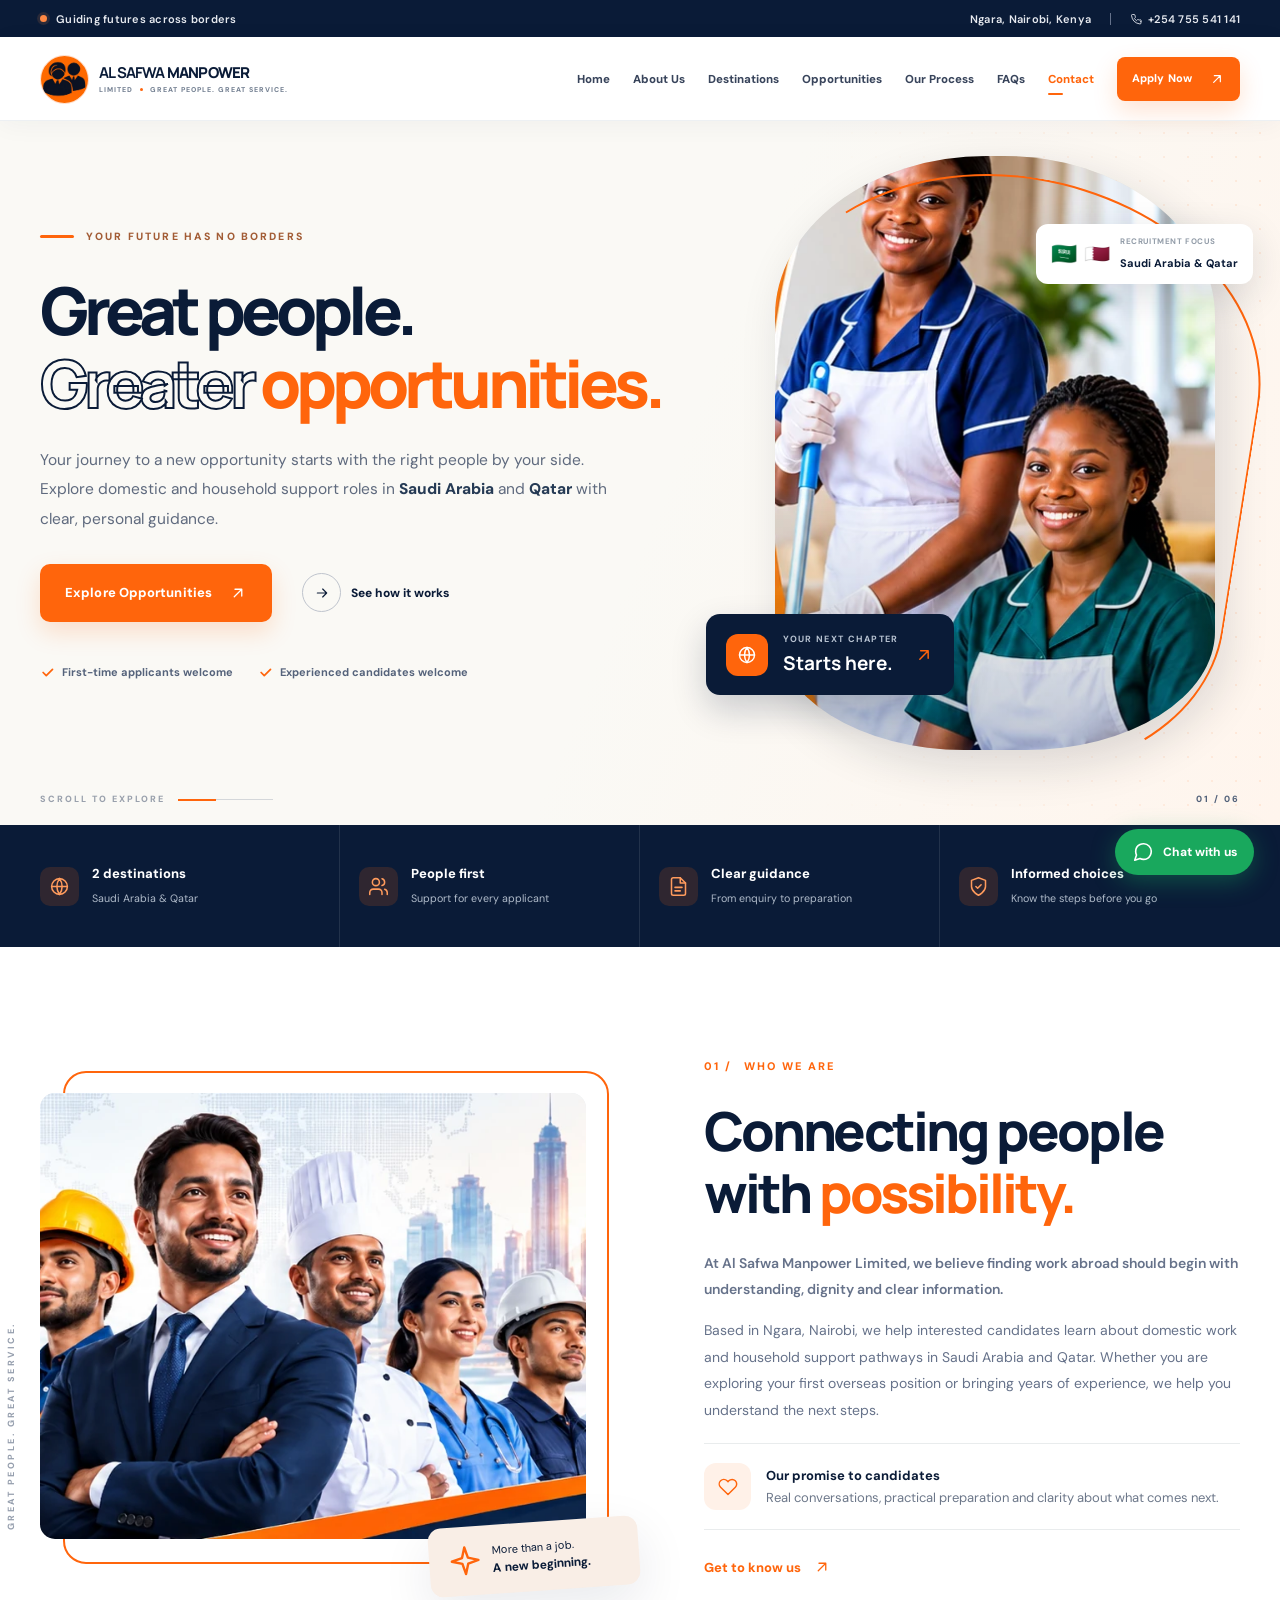
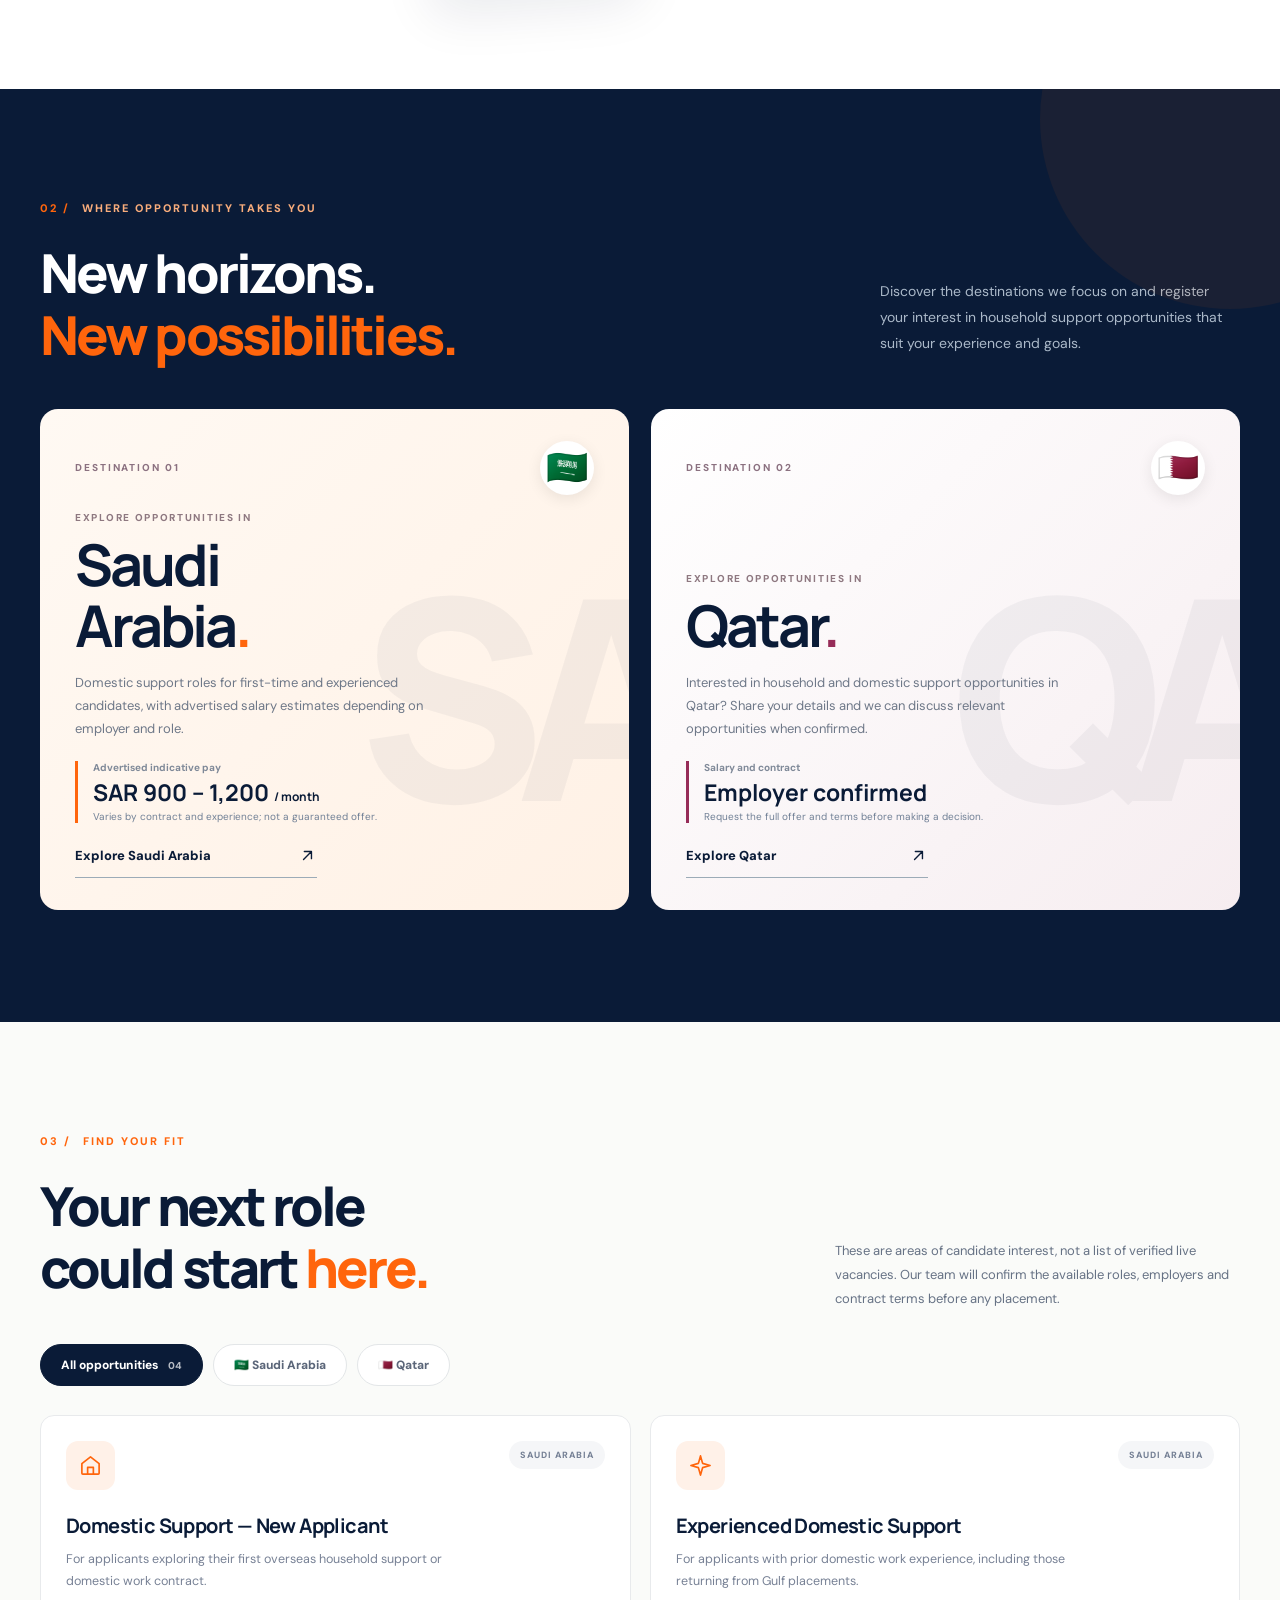
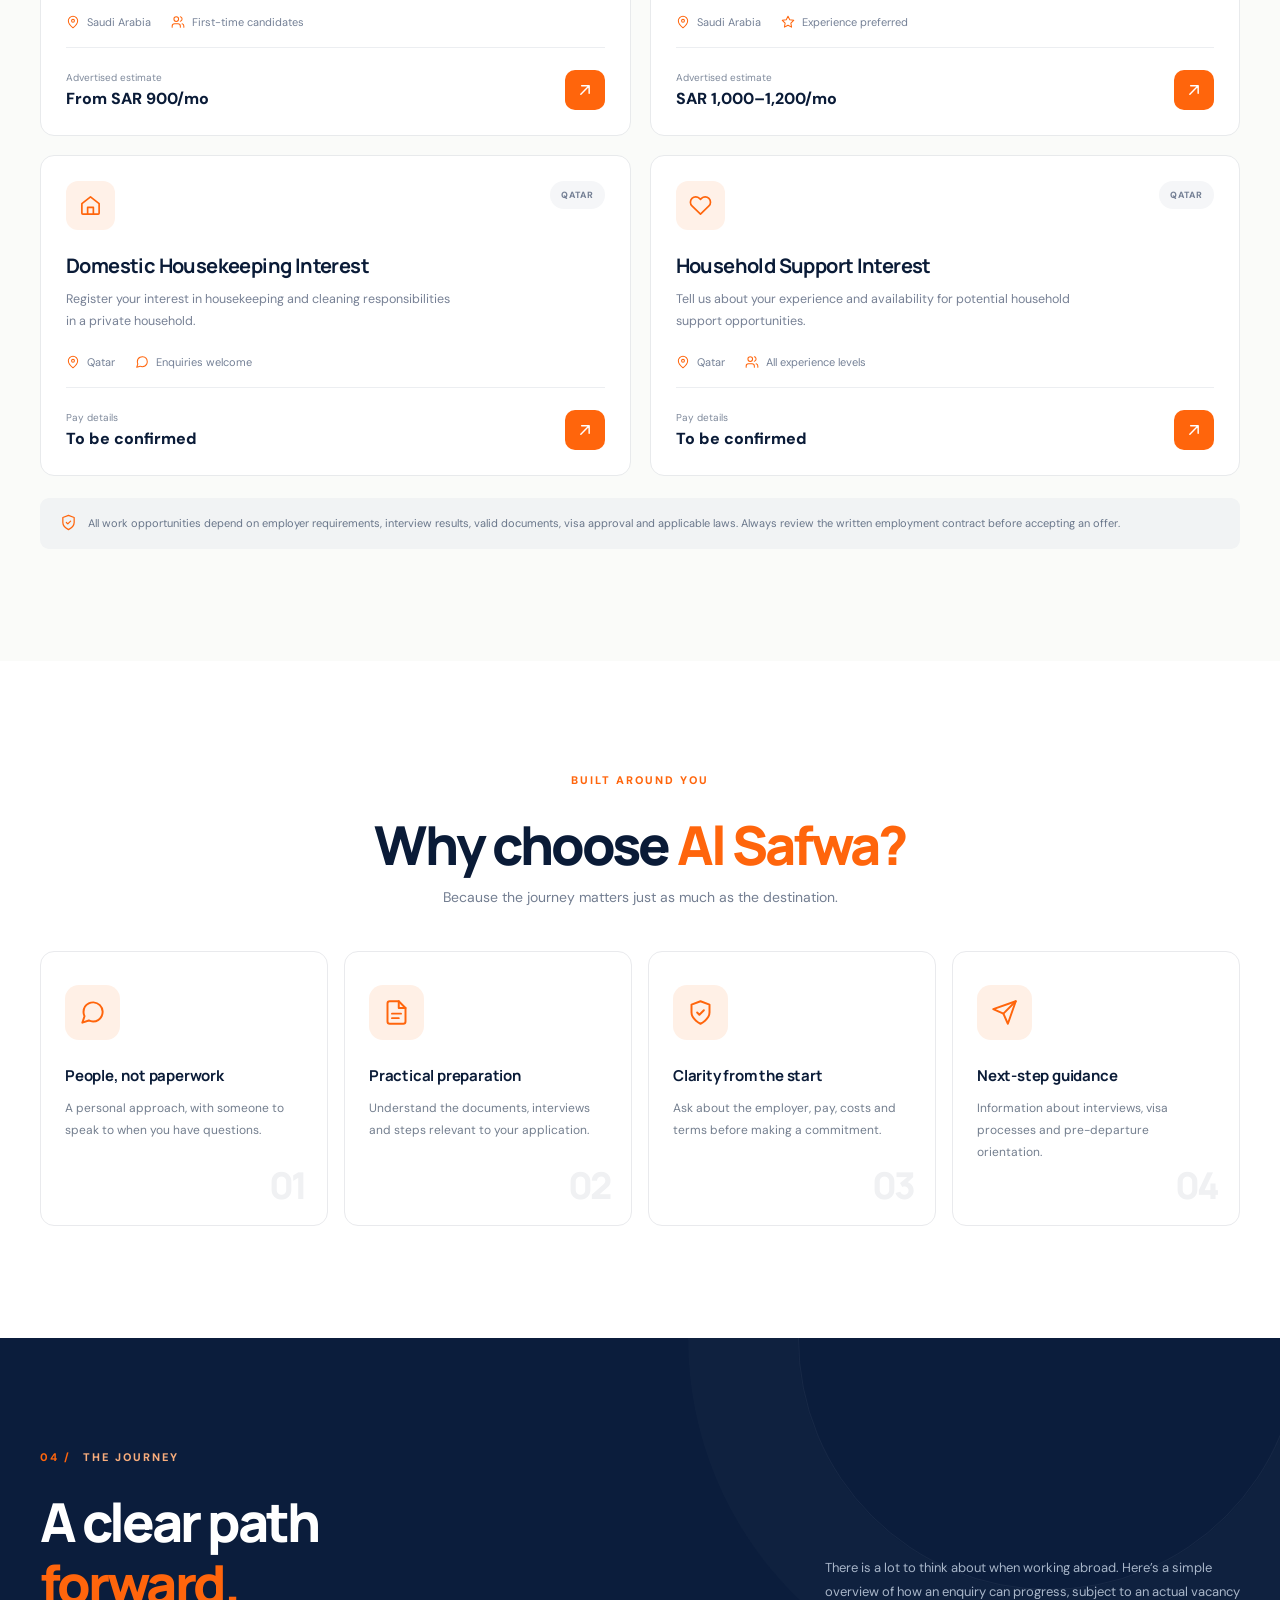
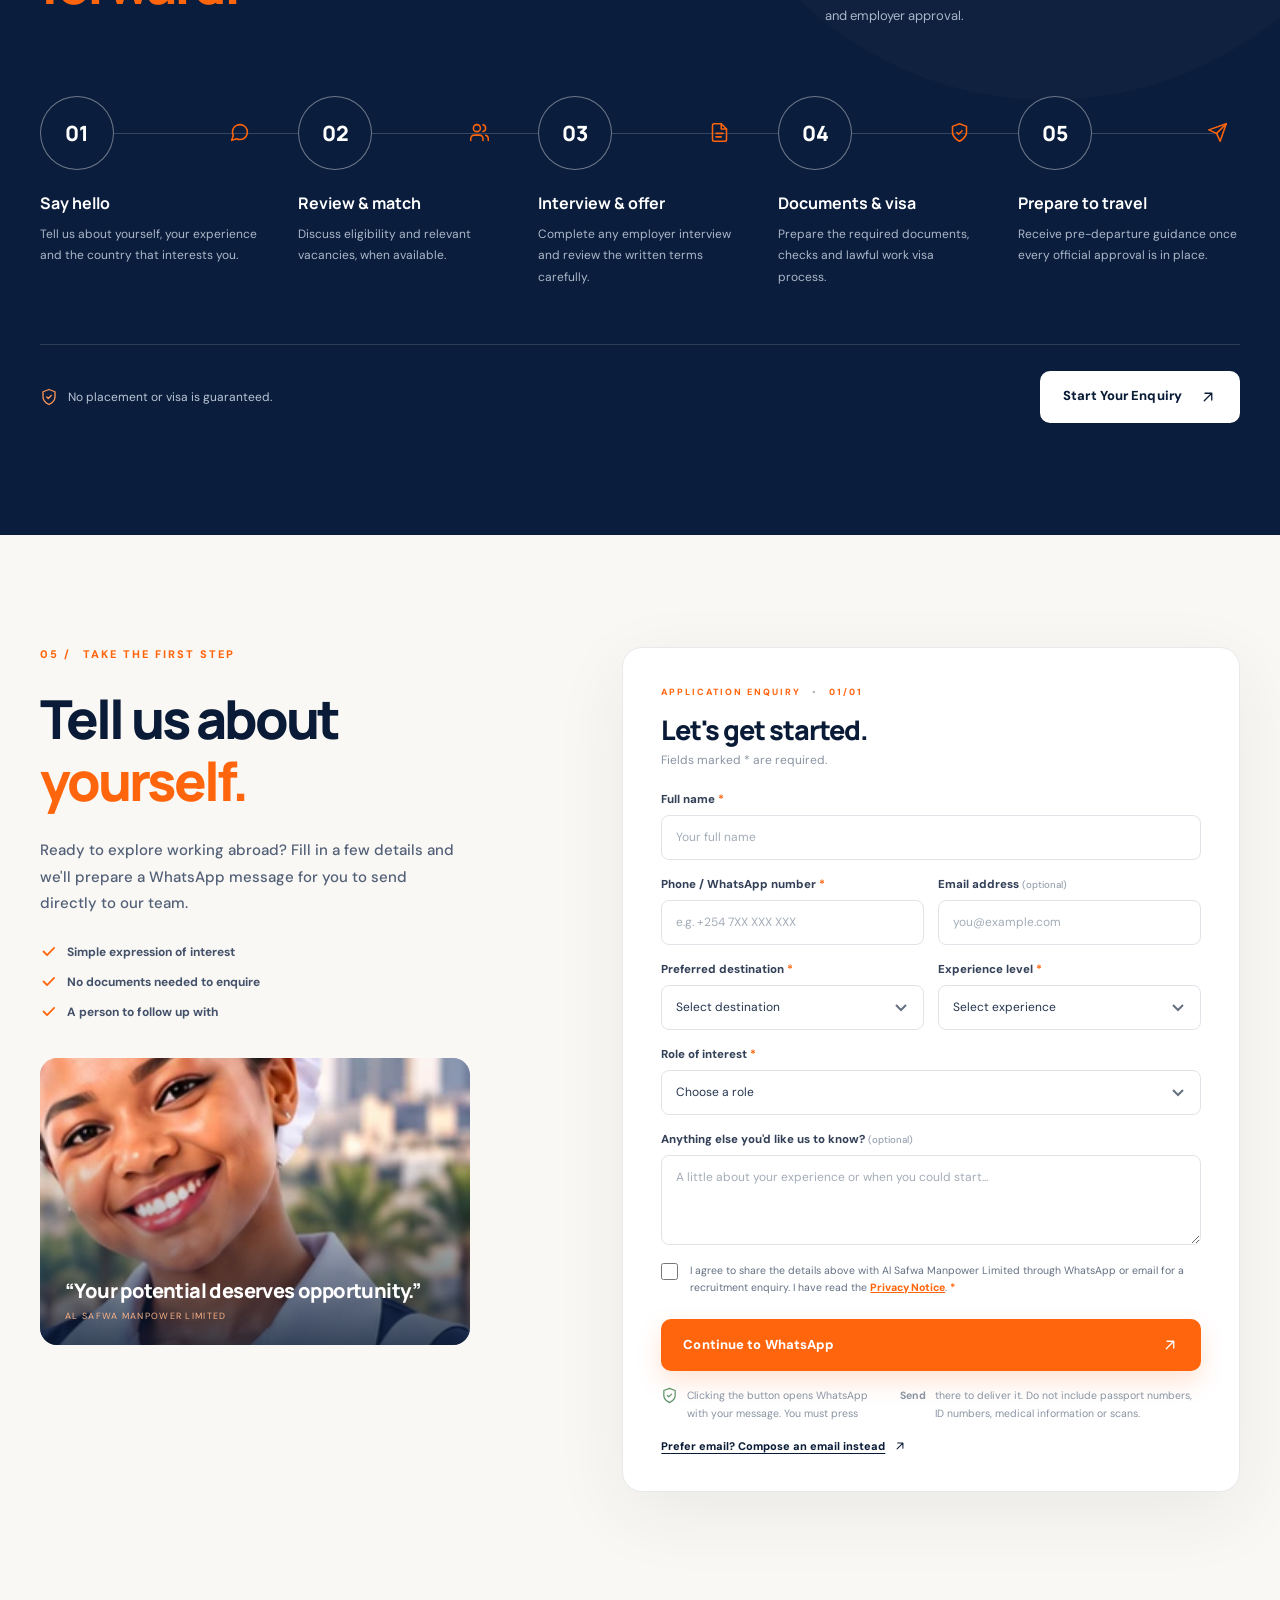
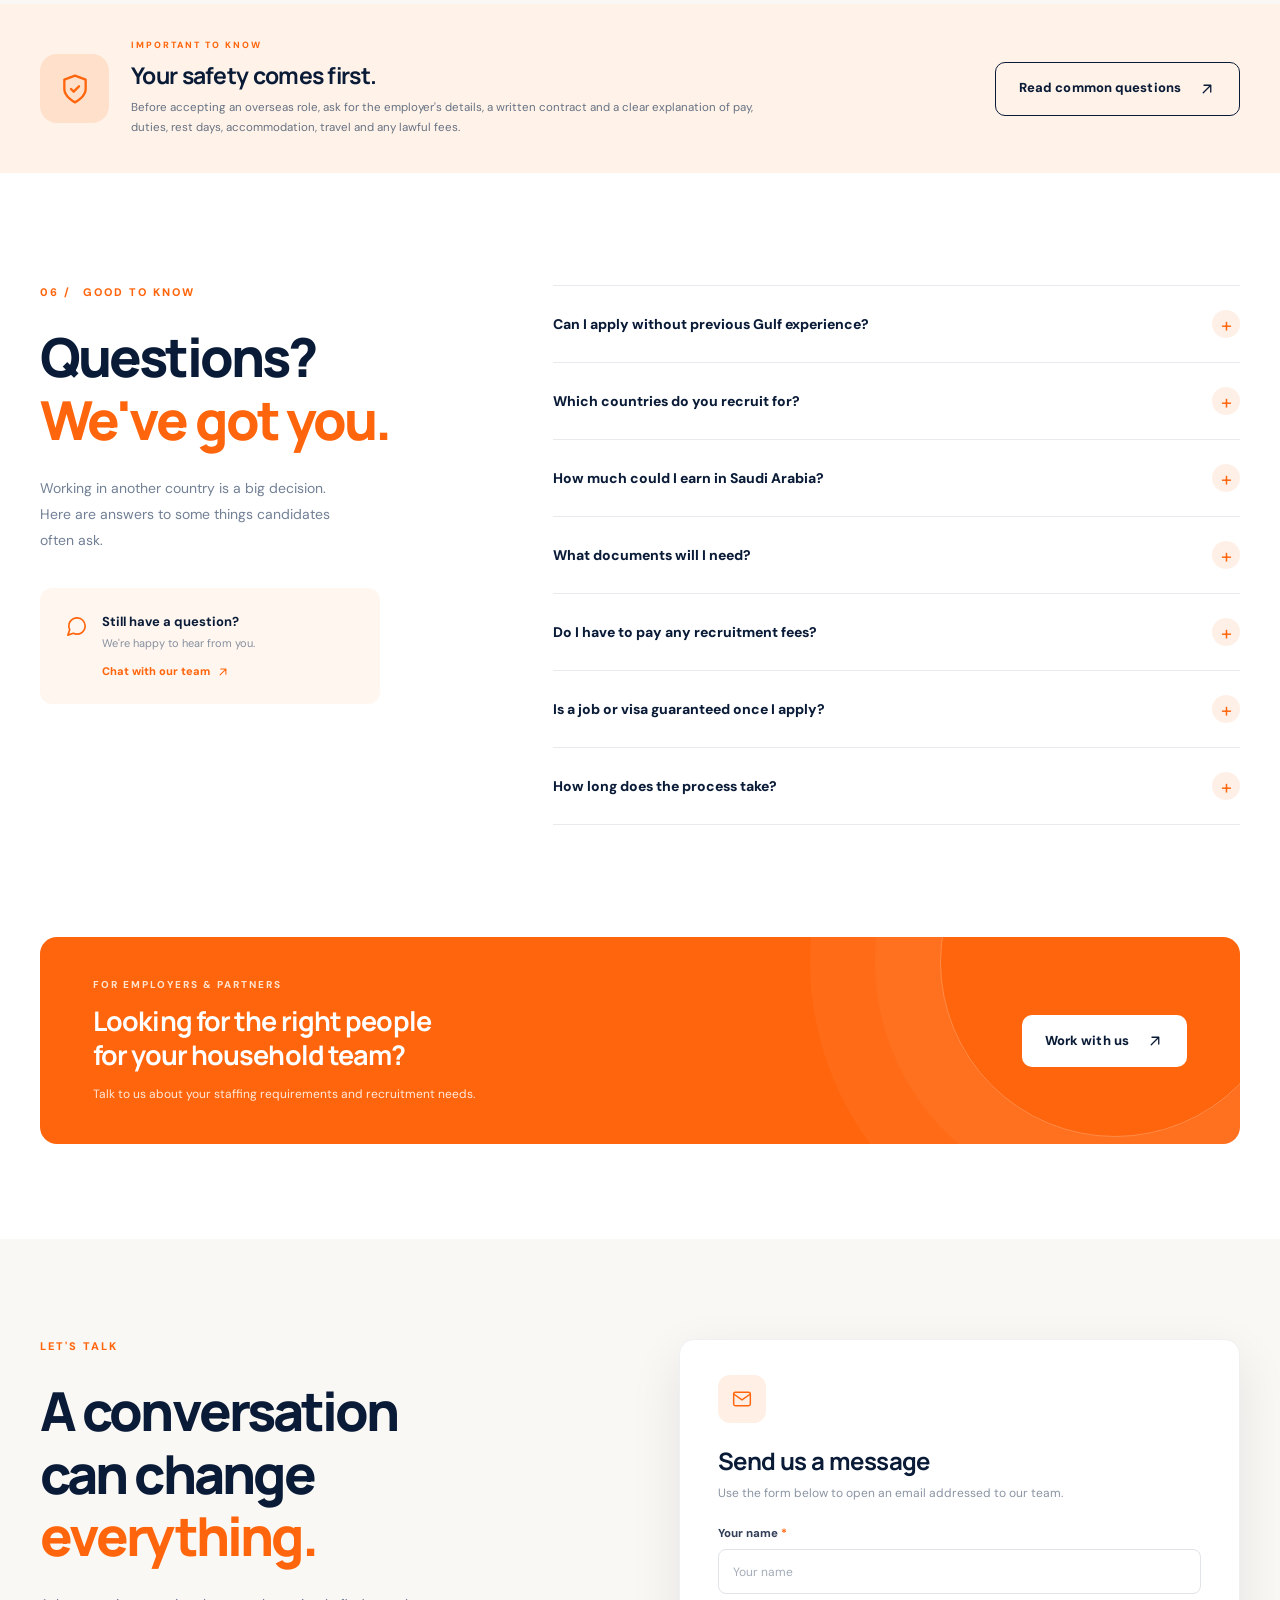
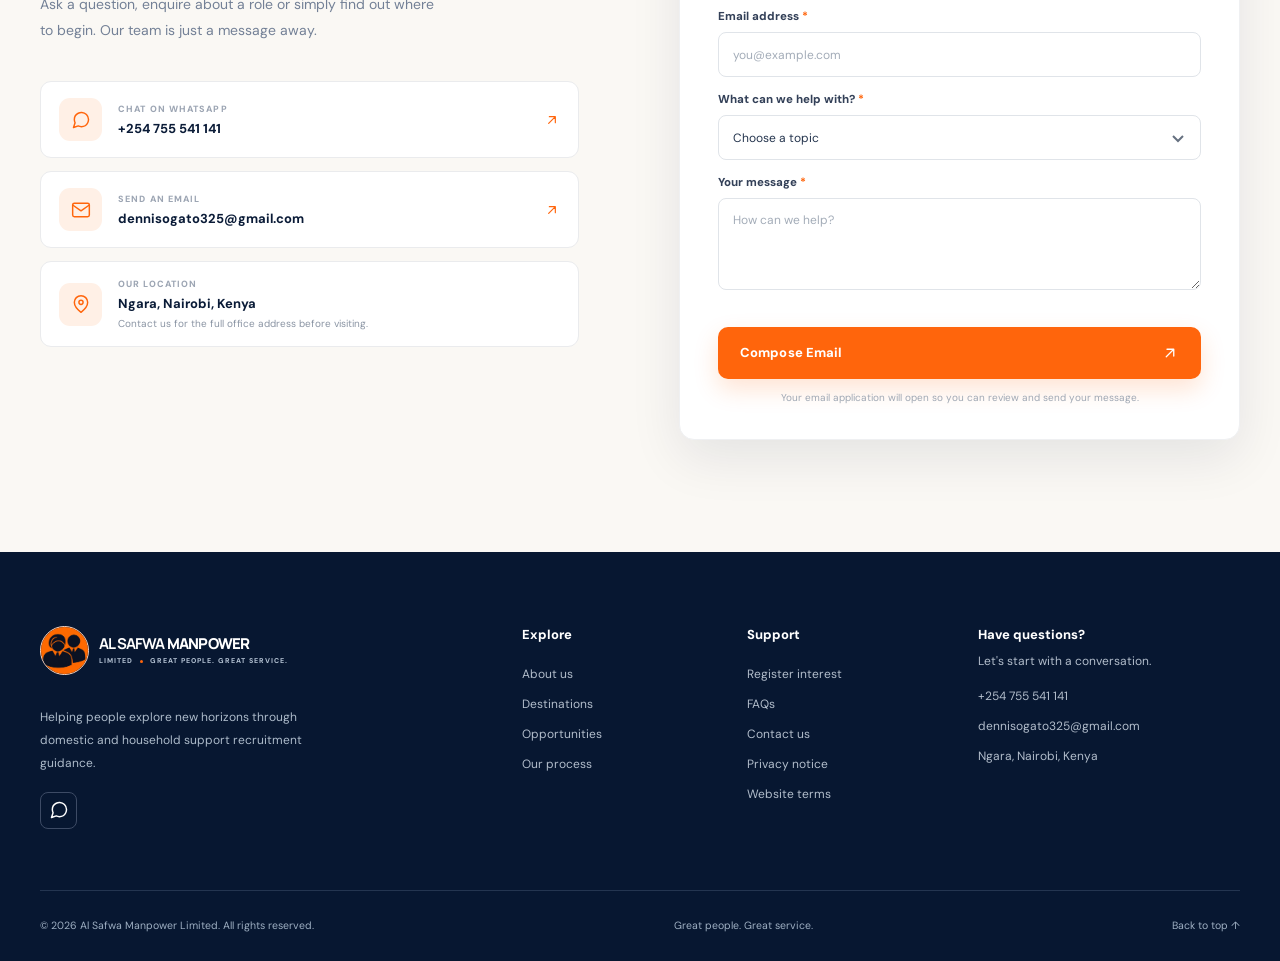
<file: index.html>
<!doctype html>
<html lang="en">
<head>
  <meta charset="UTF-8" />
  <meta name="viewport" content="width=device-width, initial-scale=1" />
  <meta name="theme-color" content="#081a36" />
  <meta name="description" content="Al Safwa Manpower Limited helps candidates explore domestic worker and household support opportunities in Saudi Arabia and Qatar, with guidance from enquiry through preparation." />
  <meta property="og:type" content="website" />
  <meta property="og:title" content="Al Safwa Manpower Limited | Great People. Great Service." />
  <meta property="og:description" content="Explore household and domestic support career pathways in Saudi Arabia and Qatar with Al Safwa Manpower Limited." />
  <meta property="og:image" content="assets/images/recruitment-team.webp" />
  <title>Al Safwa Manpower Limited — Your Next Opportunity Starts Here</title>
  <link rel="icon" type="image/png" sizes="32x32" href="assets/images/favicon-32.png" />
  <link rel="apple-touch-icon" href="assets/images/favicon-192.png" />
  <link rel="preconnect" href="https://fonts.googleapis.com" />
  <link rel="preconnect" href="https://fonts.gstatic.com" crossorigin />
  <link href="https://fonts.googleapis.com/css2?family=DM+Sans:wght@400;500;600;700;800&family=Manrope:wght@400;500;600;700;800&display=swap" rel="stylesheet" />
  <link rel="stylesheet" href="assets/css/styles.css" />
  <script type="application/ld+json">{"@context":"https://schema.org","@type":"EmploymentAgency","name":"Al Safwa Manpower Limited","description":"Domestic and household support recruitment guidance for Saudi Arabia and Qatar","telephone":"+254755541141","email":"dennisogato325@gmail.com","address":{"@type":"PostalAddress","addressLocality":"Ngara, Nairobi","addressCountry":"KE"}}</script>
  <script defer src="assets/js/main.js"></script>
</head>
<body>
  <svg class="svg-sprite" xmlns="http://www.w3.org/2000/svg" aria-hidden="true" focusable="false">
    <symbol id="i-arrow" viewBox="0 0 24 24"><path d="M5 12h14m-6-6 6 6-6 6"/></symbol>
    <symbol id="i-arrow-up" viewBox="0 0 24 24"><path d="M7 17 17 7M8 7h9v9"/></symbol>
    <symbol id="i-check" viewBox="0 0 24 24"><path d="m5 12 5 5L20 7"/></symbol>
    <symbol id="i-shield" viewBox="0 0 24 24"><path d="M12 22s8-4 8-10V5l-8-3-8 3v7c0 6 8 10 8 10Z"/><path d="m9 12 2 2 4-4"/></symbol>
    <symbol id="i-globe" viewBox="0 0 24 24"><circle cx="12" cy="12" r="9"/><path d="M3 12h18M12 3a15 15 0 0 1 0 18M12 3a15 15 0 0 0 0 18"/></symbol>
    <symbol id="i-users" viewBox="0 0 24 24"><path d="M16 21v-2a4 4 0 0 0-4-4H6a4 4 0 0 0-4 4v2M9 11a4 4 0 1 0 0-8 4 4 0 0 0 0 8ZM22 21v-2a4 4 0 0 0-3-3.87M16 3.13a4 4 0 0 1 0 7.75"/></symbol>
    <symbol id="i-file" viewBox="0 0 24 24"><path d="M14 2H6a2 2 0 0 0-2 2v16a2 2 0 0 0 2 2h12a2 2 0 0 0 2-2V8Z"/><path d="M14 2v6h6M8 13h8M8 17h6"/></symbol>
    <symbol id="i-chat" viewBox="0 0 24 24"><path d="M21 11.5a8.38 8.38 0 0 1-.9 3.8 8.5 8.5 0 0 1-7.6 4.7 8.38 8.38 0 0 1-3.8-.9L3 21l1.9-5.7a8.38 8.38 0 0 1-.9-3.8 8.5 8.5 0 0 1 4.7-7.6 8.38 8.38 0 0 1 3.8-.9h.5a8.48 8.48 0 0 1 8 8v.5Z"/></symbol>
    <symbol id="i-phone" viewBox="0 0 24 24"><path d="M22 16.9v3a2 2 0 0 1-2.18 2A19.8 19.8 0 0 1 3 5.18 2 2 0 0 1 5 3h3a2 2 0 0 1 2 1.72c.13.97.37 1.91.7 2.81a2 2 0 0 1-.45 2.11L8.8 11.1a16 16 0 0 0 4.1 4.1l1.46-1.45a2 2 0 0 1 2.11-.45c.9.33 1.84.57 2.81.7A2 2 0 0 1 22 16.9Z"/></symbol>
    <symbol id="i-mail" viewBox="0 0 24 24"><rect x="2" y="4" width="20" height="16" rx="2"/><path d="m2 6 10 7 10-7"/></symbol>
    <symbol id="i-location" viewBox="0 0 24 24"><path d="M20 10c0 6-8 12-8 12S4 16 4 10a8 8 0 1 1 16 0Z"/><circle cx="12" cy="10" r="2.5"/></symbol>
    <symbol id="i-clock" viewBox="0 0 24 24"><circle cx="12" cy="12" r="9"/><path d="M12 7v5l3 2"/></symbol>
    <symbol id="i-plane" viewBox="0 0 24 24"><path d="m22 2-7 20-4-9-9-4Z"/><path d="M22 2 11 13"/></symbol>
    <symbol id="i-heart" viewBox="0 0 24 24"><path d="M20.8 4.6a5.5 5.5 0 0 0-7.8 0L12 5.7l-1.1-1.1a5.5 5.5 0 0 0-7.8 7.8L12 21l8.8-8.6a5.5 5.5 0 0 0 0-7.8Z"/></symbol>
    <symbol id="i-menu" viewBox="0 0 24 24"><path d="M4 7h16M4 12h16M4 17h16"/></symbol>
    <symbol id="i-x" viewBox="0 0 24 24"><path d="M5 5 19 19M19 5 5 19"/></symbol>
    <symbol id="i-home" viewBox="0 0 24 24"><path d="m3 10 9-7 9 7v10a1 1 0 0 1-1 1H4a1 1 0 0 1-1-1Z"/><path d="M9 21v-7h6v7"/></symbol>
    <symbol id="i-spark" viewBox="0 0 24 24"><path d="m12 2 2.2 7.8L22 12l-7.8 2.2L12 22l-2.2-7.8L2 12l7.8-2.2Z"/></symbol>
    <symbol id="i-chevron" viewBox="0 0 24 24"><path d="m6 9 6 6 6-6"/></symbol>
    <symbol id="i-star" viewBox="0 0 24 24"><path d="m12 2 3 6.2 6.8 1-4.9 4.8 1.2 6.8L12 17.6l-6.1 3.2 1.2-6.8-4.9-4.8 6.8-1Z"/></symbol>
  </svg>

  <div class="topbar">
    <div class="container topbar-inner">
      <span><span class="live-dot"></span> Guiding futures across borders</span>
      <div class="topbar-right"><span>Ngara, Nairobi, Kenya</span><span class="topbar-separator"></span><a href="tel:+254755541141"><svg class="icon"><use href="#i-phone"/></svg> +254 755 541 141</a></div>
    </div>
  </div>

  <header class="site-header" id="top">
    <div class="container nav-wrap">
      <a class="brand" href="#top" aria-label="Al Safwa Manpower Limited, home">
        <span class="brand-symbol"><img src="assets/images/al-safwa-mark.webp" alt="Al Safwa people icon" width="52" height="52" /></span>
        <span class="brand-copy"><strong>AL SAFWA <span>MANPOWER</span></strong><small>LIMITED <i></i> GREAT PEOPLE. GREAT SERVICE.</small></span>
      </a>
      <nav class="main-nav" id="main-navigation" aria-label="Main navigation">
        <a href="#top" class="nav-link active">Home</a>
        <a href="#about" class="nav-link">About Us</a>
        <a href="#destinations" class="nav-link">Destinations</a>
        <a href="#opportunities" class="nav-link">Opportunities</a>
        <a href="#process" class="nav-link">Our Process</a>
        <a href="#faqs" class="nav-link">FAQs</a>
        <a href="#contact" class="nav-link">Contact</a>
        <a href="#application" class="btn btn-primary nav-cta">Apply Now <svg class="icon"><use href="#i-arrow-up"/></svg></a>
      </nav>
      <button class="mobile-menu-btn" type="button" aria-label="Open navigation" aria-controls="main-navigation" aria-expanded="false"><svg class="icon"><use href="#i-menu"/></svg></button>
    </div>
  </header>

  <main>
    <section class="hero" aria-labelledby="hero-title">
      <div class="hero-pattern" aria-hidden="true"></div>
      <div class="container hero-grid">
        <div class="hero-content" data-reveal>
          <div class="eyebrow"><span class="eyebrow-line"></span> YOUR FUTURE HAS NO BORDERS</div>
          <h1 id="hero-title">Great people.<br/><span class="heading-outline">Greater</span> <span class="accent-script">opportunities.</span></h1>
          <p class="hero-lead">Your journey to a new opportunity starts with the right people by your side. Explore domestic and household support roles in <strong>Saudi Arabia</strong> and <strong>Qatar</strong> with clear, personal guidance.</p>
          <div class="hero-actions"><a class="btn btn-primary btn-large" href="#opportunities">Explore Opportunities <svg class="icon"><use href="#i-arrow-up"/></svg></a><a class="text-link" href="#process"><span class="play-round"><svg class="icon"><use href="#i-arrow"/></svg></span> See how it works</a></div>
          <div class="hero-points"><span><svg class="icon"><use href="#i-check"/></svg> First-time applicants welcome</span><span><svg class="icon"><use href="#i-check"/></svg> Experienced candidates welcome</span></div>
        </div>
        <div class="hero-visual" data-reveal>
          <div class="hero-image-frame"><img src="assets/images/domestic-team.webp" alt="Two smiling domestic support professionals with cleaning equipment" width="437" height="846" fetchpriority="high" /></div>
          <div class="hero-swoosh" aria-hidden="true"></div>
          <div class="hero-float-card"><span class="float-indicator"><svg class="icon"><use href="#i-globe"/></svg></span><div><small>YOUR NEXT CHAPTER</small><strong>Starts here.</strong></div><svg class="icon float-arrow"><use href="#i-arrow-up"/></svg></div>
          <div class="hero-country-tag"><span class="flag-round">🇸🇦</span><span class="flag-round">🇶🇦</span><div><small>RECRUITMENT FOCUS</small><strong>Saudi Arabia & Qatar</strong></div></div>
        </div>
      </div>
      <div class="hero-bottom container"><span>SCROLL TO EXPLORE</span><div class="scroll-track"><span></span></div><span>01 / 06</span></div>
    </section>

    <div class="trust-strip" aria-label="At a glance">
      <div class="container trust-grid">
        <div class="trust-item"><span class="trust-icon"><svg class="icon"><use href="#i-globe"/></svg></span><div><strong>2 destinations</strong><span>Saudi Arabia & Qatar</span></div></div>
        <div class="trust-item"><span class="trust-icon"><svg class="icon"><use href="#i-users"/></svg></span><div><strong>People first</strong><span>Support for every applicant</span></div></div>
        <div class="trust-item"><span class="trust-icon"><svg class="icon"><use href="#i-file"/></svg></span><div><strong>Clear guidance</strong><span>From enquiry to preparation</span></div></div>
        <div class="trust-item"><span class="trust-icon"><svg class="icon"><use href="#i-shield"/></svg></span><div><strong>Informed choices</strong><span>Know the steps before you go</span></div></div>
      </div>
    </div>

    <section class="section about-section" id="about" aria-labelledby="about-title">
      <div class="container about-grid">
        <div class="about-photos" data-reveal><div class="about-img"><img src="assets/images/recruitment-team.webp" alt="Illustrative collage of professionals in different employment sectors" loading="lazy" width="973" height="535" /></div><div class="about-sticker"><svg class="icon"><use href="#i-spark"/></svg><span>More than a job.<br/><strong>A new beginning.</strong></span></div><span class="about-vertical">GREAT PEOPLE. GREAT SERVICE.</span></div>
        <div class="about-content" data-reveal><p class="section-kicker"><span>01 /</span> WHO WE ARE</p><h2 id="about-title" class="section-title">Connecting people<br/>with <em>possibility.</em></h2><p class="section-lead">At Al Safwa Manpower Limited, we believe finding work abroad should begin with understanding, dignity and clear information.</p><p>Based in Ngara, Nairobi, we help interested candidates learn about domestic work and household support pathways in Saudi Arabia and Qatar. Whether you are exploring your first overseas position or bringing years of experience, we help you understand the next steps.</p><div class="about-line"><span class="about-line-icon"><svg class="icon"><use href="#i-heart"/></svg></span><span><strong>Our promise to candidates</strong><br/>Real conversations, practical preparation and clarity about what comes next.</span></div><a href="#contact" class="inline-arrow">Get to know us <svg class="icon"><use href="#i-arrow-up"/></svg></a></div>
      </div>
    </section>

    <section class="section destinations-section" id="destinations" aria-labelledby="destinations-title">
      <div class="container"><div class="section-heading two-col-heading"><div><p class="section-kicker light"><span>02 /</span> WHERE OPPORTUNITY TAKES YOU</p><h2 id="destinations-title" class="section-title light-title">New horizons.<br/><em>New possibilities.</em></h2></div><p class="section-heading-description">Discover the destinations we focus on and register your interest in household support opportunities that suit your experience and goals.</p></div>
        <div class="destination-grid">
          <article class="destination-card saudi-card" data-reveal><div class="destination-top"><span class="destination-count">DESTINATION 01</span><span class="destination-flag" aria-label="Saudi Arabia flag">🇸🇦</span></div><div class="destination-main"><p class="destination-pre">EXPLORE OPPORTUNITIES IN</p><h3>Saudi<br/>Arabia<span>.</span></h3><p>Domestic support roles for first-time and experienced candidates, with advertised salary estimates depending on employer and role.</p><div class="destination-salary"><span>Advertised indicative pay</span><strong>SAR 900 – 1,200 <small>/ month</small></strong><small>Varies by contract and experience; not a guaranteed offer.</small></div><a class="destination-link" href="#opportunities" data-select-destination="Saudi Arabia">Explore Saudi Arabia <svg class="icon"><use href="#i-arrow-up"/></svg></a></div><span class="destination-abstract" aria-hidden="true">SA</span></article>
          <article class="destination-card qatar-card" data-reveal><div class="destination-top"><span class="destination-count">DESTINATION 02</span><span class="destination-flag" aria-label="Qatar flag">🇶🇦</span></div><div class="destination-main"><p class="destination-pre">EXPLORE OPPORTUNITIES IN</p><h3>Qatar<span>.</span></h3><p>Interested in household and domestic support opportunities in Qatar? Share your details and we can discuss relevant opportunities when confirmed.</p><div class="destination-salary qatar-salary"><span>Salary and contract</span><strong>Employer confirmed</strong><small>Request the full offer and terms before making a decision.</small></div><a class="destination-link" href="#opportunities" data-select-destination="Qatar">Explore Qatar <svg class="icon"><use href="#i-arrow-up"/></svg></a></div><span class="destination-abstract" aria-hidden="true">QA</span></article>
        </div>
      </div>
    </section>

    <section class="section opportunities-section" id="opportunities" aria-labelledby="opportunities-title">
      <div class="container"><div class="opportunities-heading"><div><p class="section-kicker"><span>03 /</span> FIND YOUR FIT</p><h2 class="section-title" id="opportunities-title">Your next role<br/>could start <em>here.</em></h2></div><p>These are areas of candidate interest, not a list of verified live vacancies. Our team will confirm the available roles, employers and contract terms before any placement.</p></div>
        <div class="filter-row" role="group" aria-label="Filter opportunities by destination"><button type="button" class="filter-pill is-active" data-filter="all" aria-pressed="true">All opportunities <span>04</span></button><button type="button" class="filter-pill" data-filter="Saudi Arabia" aria-pressed="false">🇸🇦 Saudi Arabia</button><button type="button" class="filter-pill" data-filter="Qatar" aria-pressed="false">🇶🇦 Qatar</button></div>
        <div class="opportunities-grid" id="opportunity-cards">
          <article class="opportunity-card" data-country="Saudi Arabia"><div class="opportunity-card-top"><span class="opportunity-icon"><svg class="icon"><use href="#i-home"/></svg></span><span class="opportunity-label">SAUDI ARABIA</span></div><div><h3>Domestic Support — New Applicant</h3><p>For applicants exploring their first overseas household support or domestic work contract.</p></div><div class="opportunity-details"><span><svg class="icon"><use href="#i-location"/></svg> Saudi Arabia</span><span><svg class="icon"><use href="#i-users"/></svg> First-time candidates</span></div><div class="opportunity-footer"><div><small>Advertised estimate</small><strong>From SAR 900/mo</strong></div><button type="button" class="card-arrow" data-role="Domestic Support — New Applicant" data-country-name="Saudi Arabia" aria-label="Enquire about domestic support in Saudi Arabia"><svg class="icon"><use href="#i-arrow-up"/></svg></button></div></article>
          <article class="opportunity-card" data-country="Saudi Arabia"><div class="opportunity-card-top"><span class="opportunity-icon"><svg class="icon"><use href="#i-spark"/></svg></span><span class="opportunity-label">SAUDI ARABIA</span></div><div><h3>Experienced Domestic Support</h3><p>For applicants with prior domestic work experience, including those returning from Gulf placements.</p></div><div class="opportunity-details"><span><svg class="icon"><use href="#i-location"/></svg> Saudi Arabia</span><span><svg class="icon"><use href="#i-star"/></svg> Experience preferred</span></div><div class="opportunity-footer"><div><small>Advertised estimate</small><strong>SAR 1,000–1,200/mo</strong></div><button type="button" class="card-arrow" data-role="Experienced Domestic Support" data-country-name="Saudi Arabia" aria-label="Enquire about experienced domestic support in Saudi Arabia"><svg class="icon"><use href="#i-arrow-up"/></svg></button></div></article>
          <article class="opportunity-card" data-country="Qatar"><div class="opportunity-card-top"><span class="opportunity-icon"><svg class="icon"><use href="#i-home"/></svg></span><span class="opportunity-label">QATAR</span></div><div><h3>Domestic Housekeeping Interest</h3><p>Register your interest in housekeeping and cleaning responsibilities in a private household.</p></div><div class="opportunity-details"><span><svg class="icon"><use href="#i-location"/></svg> Qatar</span><span><svg class="icon"><use href="#i-chat"/></svg> Enquiries welcome</span></div><div class="opportunity-footer"><div><small>Pay details</small><strong>To be confirmed</strong></div><button type="button" class="card-arrow" data-role="Domestic Housekeeping Interest" data-country-name="Qatar" aria-label="Enquire about domestic housekeeping in Qatar"><svg class="icon"><use href="#i-arrow-up"/></svg></button></div></article>
          <article class="opportunity-card" data-country="Qatar"><div class="opportunity-card-top"><span class="opportunity-icon"><svg class="icon"><use href="#i-heart"/></svg></span><span class="opportunity-label">QATAR</span></div><div><h3>Household Support Interest</h3><p>Tell us about your experience and availability for potential household support opportunities.</p></div><div class="opportunity-details"><span><svg class="icon"><use href="#i-location"/></svg> Qatar</span><span><svg class="icon"><use href="#i-users"/></svg> All experience levels</span></div><div class="opportunity-footer"><div><small>Pay details</small><strong>To be confirmed</strong></div><button type="button" class="card-arrow" data-role="Household Support Interest" data-country-name="Qatar" aria-label="Enquire about household support in Qatar"><svg class="icon"><use href="#i-arrow-up"/></svg></button></div></article>
        </div>
        <p class="opportunities-footnote"><svg class="icon"><use href="#i-shield"/></svg> All work opportunities depend on employer requirements, interview results, valid documents, visa approval and applicable laws. Always review the written employment contract before accepting an offer.</p>
      </div>
    </section>

    <section class="section value-section" aria-labelledby="value-title"><div class="container"><div class="section-heading center-heading"><p class="section-kicker"><span>BUILT AROUND YOU</span></p><h2 class="section-title" id="value-title">Why choose <em>Al Safwa?</em></h2><p>Because the journey matters just as much as the destination.</p></div><div class="values-grid"><div class="value-card"><span class="value-icon"><svg class="icon"><use href="#i-chat"/></svg></span><h3>People, not paperwork</h3><p>A personal approach, with someone to speak to when you have questions.</p><span class="value-index">01</span></div><div class="value-card"><span class="value-icon"><svg class="icon"><use href="#i-file"/></svg></span><h3>Practical preparation</h3><p>Understand the documents, interviews and steps relevant to your application.</p><span class="value-index">02</span></div><div class="value-card"><span class="value-icon"><svg class="icon"><use href="#i-shield"/></svg></span><h3>Clarity from the start</h3><p>Ask about the employer, pay, costs and terms before making a commitment.</p><span class="value-index">03</span></div><div class="value-card"><span class="value-icon"><svg class="icon"><use href="#i-plane"/></svg></span><h3>Next-step guidance</h3><p>Information about interviews, visa processes and pre-departure orientation.</p><span class="value-index">04</span></div></div></div></section>

    <section class="section process-section" id="process" aria-labelledby="process-title"><div class="container"><div class="section-heading process-heading"><div><p class="section-kicker light"><span>04 /</span> THE JOURNEY</p><h2 class="section-title light-title" id="process-title">A clear path<br/><em>forward.</em></h2></div><p>There is a lot to think about when working abroad. Here’s a simple overview of how an enquiry can progress, subject to an actual vacancy and employer approval.</p></div><div class="steps-grid"><div class="step"><div class="step-top"><span>01</span><svg class="icon"><use href="#i-chat"/></svg></div><h3>Say hello</h3><p>Tell us about yourself, your experience and the country that interests you.</p></div><div class="step"><div class="step-top"><span>02</span><svg class="icon"><use href="#i-users"/></svg></div><h3>Review & match</h3><p>Discuss eligibility and relevant vacancies, when available.</p></div><div class="step"><div class="step-top"><span>03</span><svg class="icon"><use href="#i-file"/></svg></div><h3>Interview & offer</h3><p>Complete any employer interview and review the written terms carefully.</p></div><div class="step"><div class="step-top"><span>04</span><svg class="icon"><use href="#i-shield"/></svg></div><h3>Documents & visa</h3><p>Prepare the required documents, checks and lawful work visa process.</p></div><div class="step"><div class="step-top"><span>05</span><svg class="icon"><use href="#i-plane"/></svg></div><h3>Prepare to travel</h3><p>Receive pre-departure guidance once every official approval is in place.</p></div></div><div class="process-bottom"><span><svg class="icon"><use href="#i-shield"/></svg> No placement or visa is guaranteed.</span><a href="#application" class="btn btn-light">Start Your Enquiry <svg class="icon"><use href="#i-arrow-up"/></svg></a></div></div></section>

    <section class="section apply-section" id="application" aria-labelledby="apply-title"><div class="container apply-grid"><div class="apply-copy" data-reveal><p class="section-kicker"><span>05 /</span> TAKE THE FIRST STEP</p><h2 id="apply-title" class="section-title">Tell us about<br/><em>yourself.</em></h2><p class="section-lead">Ready to explore working abroad? Fill in a few details and we'll prepare a WhatsApp message for you to send directly to our team.</p><div class="application-benefits"><span><svg class="icon"><use href="#i-check"/></svg> Simple expression of interest</span><span><svg class="icon"><use href="#i-check"/></svg> No documents needed to enquire</span><span><svg class="icon"><use href="#i-check"/></svg> A person to follow up with</span></div><div class="apply-photo"><img src="assets/images/housekeeping-professional.webp" alt="Smiling housekeeping professional ready for work" width="353" height="845" /><div class="apply-photo-quote"><span>“Your potential deserves opportunity.”</span><small>AL SAFWA MANPOWER LIMITED</small></div></div></div>
      <div class="form-panel" data-reveal><div class="form-panel-heading"><span class="form-step">APPLICATION ENQUIRY <span>•</span> 01/01</span><h3>Let's get started.</h3><p>Fields marked * are required.</p></div><form id="application-form" novalidate><div class="form-field"><label for="app-name">Full name <span>*</span></label><input type="text" id="app-name" name="name" autocomplete="name" placeholder="Your full name" required minlength="2" maxlength="100" /></div><div class="form-two"><div class="form-field"><label for="app-phone">Phone / WhatsApp number <span>*</span></label><input type="tel" id="app-phone" name="phone" autocomplete="tel" placeholder="e.g. +254 7XX XXX XXX" required minlength="9" maxlength="24" /></div><div class="form-field"><label for="app-email">Email address <small>(optional)</small></label><input type="email" id="app-email" name="email" autocomplete="email" placeholder="you@example.com" maxlength="150" /></div></div><div class="form-two"><div class="form-field"><label for="app-country">Preferred destination <span>*</span></label><select id="app-country" name="country" required><option value="">Select destination</option><option value="Saudi Arabia">Saudi Arabia</option><option value="Qatar">Qatar</option><option value="Either destination">Either destination</option></select></div><div class="form-field"><label for="app-experience">Experience level <span>*</span></label><select id="app-experience" name="experience" required><option value="">Select experience</option><option value="First-time applicant">First-time applicant</option><option value="Previously worked locally">Previously worked locally</option><option value="Previously worked in the Gulf">Previously worked in the Gulf</option></select></div></div><div class="form-field"><label for="app-role">Role of interest <span>*</span></label><select id="app-role" name="role" required><option value="">Choose a role</option><option value="Domestic Support — New Applicant">Domestic Support — New Applicant</option><option value="Experienced Domestic Support">Experienced Domestic Support</option><option value="Domestic Housekeeping Interest">Domestic Housekeeping</option><option value="Household Support Interest">Household Support</option><option value="Open to suitable roles">Open to suitable roles</option></select></div><div class="form-field"><label for="app-message">Anything else you'd like us to know? <small>(optional)</small></label><textarea id="app-message" name="message" rows="3" maxlength="400" placeholder="A little about your experience or when you could start..."></textarea></div><label class="check-row" for="app-consent"><input type="checkbox" id="app-consent" required /><span>I agree to share the details above with Al Safwa Manpower Limited through WhatsApp or email for a recruitment enquiry. I have read the <a href="pages/privacy.html" target="_blank" rel="noopener">Privacy Notice</a>. <strong>*</strong></span></label><p class="form-error" id="application-error" role="alert" aria-live="polite"></p><button class="btn btn-primary submit-btn" type="submit">Continue to WhatsApp <svg class="icon"><use href="#i-arrow-up"/></svg></button><p class="form-note"><svg class="icon"><use href="#i-shield"/></svg> Clicking the button opens WhatsApp with your message. You must press <strong>Send</strong> there to deliver it. Do not include passport numbers, ID numbers, medical information or scans.</p><button type="button" class="email-alternative" id="application-email-btn">Prefer email? Compose an email instead <svg class="icon"><use href="#i-arrow-up"/></svg></button></form></div>
    </div></section>

    <section class="safety-section" aria-labelledby="safety-title"><div class="container safety-wrap"><div class="safety-intro"><span class="safety-symbol"><svg class="icon"><use href="#i-shield"/></svg></span><div><p class="section-kicker"><span>IMPORTANT TO KNOW</span></p><h2 id="safety-title">Your safety comes first.</h2><p>Before accepting an overseas role, ask for the employer's details, a written contract and a clear explanation of pay, duties, rest days, accommodation, travel and any lawful fees.</p></div></div><a href="#faqs" class="btn btn-outline-dark">Read common questions <svg class="icon"><use href="#i-arrow-up"/></svg></a></div></section>

    <section class="section faq-section" id="faqs" aria-labelledby="faq-title"><div class="container faq-grid"><div class="faq-left"><p class="section-kicker"><span>06 /</span> GOOD TO KNOW</p><h2 id="faq-title" class="section-title">Questions?<br/><em>We've got you.</em></h2><p>Working in another country is a big decision. Here are answers to some things candidates often ask.</p><div class="faq-contact"><svg class="icon"><use href="#i-chat"/></svg><div><strong>Still have a question?</strong><span>We're happy to hear from you.</span><a href="https://wa.me/254755541141?text=Hello%20Al%20Safwa%2C%20I%20have%20a%20question%20about%20working%20abroad." target="_blank" rel="noopener noreferrer">Chat with our team <svg class="icon"><use href="#i-arrow-up"/></svg></a></div></div></div><div class="faq-list"><details><summary>Can I apply without previous Gulf experience?<span class="faq-toggle">+</span></summary><div class="faq-answer">You can register your interest as a first-time candidate. The employer will decide the final experience and eligibility requirements for each available role.</div></details><details><summary>Which countries do you recruit for?<span class="faq-toggle">+</span></summary><div class="faq-answer">We focus on domestic and household support opportunities in Saudi Arabia and Qatar. Ask the team about confirmed vacancies, as availability can change.</div></details><details><summary>How much could I earn in Saudi Arabia?<span class="faq-toggle">+</span></summary><div class="faq-answer">Our supplied recruitment materials show estimates starting at SAR 900 per month for new contracts and SAR 1,000–1,200 for experienced or returning workers. These are indicative only; the signed offer determines actual pay. Qatar pay will need to be confirmed separately.</div></details><details><summary>What documents will I need?<span class="faq-toggle">+</span></summary><div class="faq-answer">Requirements may include a valid passport or ID, proof of identity, medical clearance and other employer or immigration documents. Please do not send sensitive documents through the general enquiry form; ask for the approved secure document process.</div></details><details><summary>Do I have to pay any recruitment fees?<span class="faq-toggle">+</span></summary><div class="faq-answer">Ask the agency to give you a written, itemised explanation of any charges and who is legally responsible for them. Do not make payments without verifying the agency, official payee and applicable Kenyan and destination-country rules.</div></details><details><summary>Is a job or visa guaranteed once I apply?<span class="faq-toggle">+</span></summary><div class="faq-answer">No. Registration is only an expression of interest. Job placement depends on a confirmed vacancy, employer selection, required documentation and immigration approvals.</div></details><details><summary>How long does the process take?<span class="faq-toggle">+</span></summary><div class="faq-answer">There is no fixed timeline. The process depends on the vacancy, interview dates, document checks, medical requirements, visa processing and approvals. Ask for a realistic estimate after an employer is identified.</div></details></div></div></section>

    <section class="employer-section"><div class="container employer-panel"><div><p>FOR EMPLOYERS & PARTNERS</p><h2>Looking for the right people<br/>for your household team?</h2><span>Talk to us about your staffing requirements and recruitment needs.</span></div><a class="btn btn-light" href="mailto:dennisogato325@gmail.com?subject=Employer%20Partnership%20Enquiry">Work with us <svg class="icon"><use href="#i-arrow-up"/></svg></a><div class="employer-sheen" aria-hidden="true"></div></div></section>

    <section class="section contact-section" id="contact" aria-labelledby="contact-title"><div class="container contact-grid"><div class="contact-content"><p class="section-kicker"><span>LET'S TALK</span></p><h2 id="contact-title" class="section-title">A conversation<br/>can change <em>everything.</em></h2><p>Ask a question, enquire about a role or simply find out where to begin. Our team is just a message away.</p><div class="contact-methods"><a href="https://wa.me/254755541141?text=Hello%20Al%20Safwa%20Manpower%2C%20I%20would%20like%20to%20make%20an%20enquiry." target="_blank" rel="noopener noreferrer" class="contact-method"><span><svg class="icon"><use href="#i-chat"/></svg></span><div><small>CHAT ON WHATSAPP</small><strong>+254 755 541 141</strong></div><svg class="icon"><use href="#i-arrow-up"/></svg></a><a href="mailto:dennisogato325@gmail.com" class="contact-method"><span><svg class="icon"><use href="#i-mail"/></svg></span><div><small>SEND AN EMAIL</small><strong>dennisogato325@gmail.com</strong></div><svg class="icon"><use href="#i-arrow-up"/></svg></a><div class="contact-method address-method"><span><svg class="icon"><use href="#i-location"/></svg></span><div><small>OUR LOCATION</small><strong>Ngara, Nairobi, Kenya</strong><p>Contact us for the full office address before visiting.</p></div></div></div></div><div class="contact-form-box"><span class="contact-form-icon"><svg class="icon"><use href="#i-mail"/></svg></span><h3>Send us a message</h3><p>Use the form below to open an email addressed to our team.</p><form id="contact-form" novalidate><div class="form-field"><label for="contact-name">Your name <span>*</span></label><input id="contact-name" name="name" type="text" autocomplete="name" placeholder="Your name" required minlength="2" /></div><div class="form-field"><label for="contact-email">Email address <span>*</span></label><input id="contact-email" name="email" type="email" autocomplete="email" placeholder="you@example.com" required /></div><div class="form-field"><label for="contact-topic">What can we help with? <span>*</span></label><select id="contact-topic" required name="topic"><option value="">Choose a topic</option><option>Job opportunity enquiry</option><option>Employer partnership</option><option>Recruitment process</option><option>General enquiry</option></select></div><div class="form-field"><label for="contact-message">Your message <span>*</span></label><textarea id="contact-message" name="message" rows="4" placeholder="How can we help?" required minlength="5"></textarea></div><p class="form-error" id="contact-error" role="alert" aria-live="polite"></p><button type="submit" class="btn btn-primary submit-btn">Compose Email <svg class="icon"><use href="#i-arrow-up"/></svg></button><small class="contact-form-note">Your email application will open so you can review and send your message.</small></form></div></div></section>
  </main>

  <footer class="site-footer"><div class="container"><div class="footer-main"><div class="footer-brand-col"><a class="brand footer-brand" href="#top"><span class="brand-symbol"><img src="assets/images/al-safwa-mark.webp" alt="" width="52" height="52" /></span><span class="brand-copy"><strong>AL SAFWA <span>MANPOWER</span></strong><small>LIMITED <i></i> GREAT PEOPLE. GREAT SERVICE.</small></span></a><p>Helping people explore new horizons through domestic and household support recruitment guidance.</p><a href="https://wa.me/254755541141" class="footer-social" aria-label="Chat on WhatsApp" target="_blank" rel="noopener noreferrer"><svg class="icon"><use href="#i-chat"/></svg></a></div><div class="footer-links"><h4>Explore</h4><a href="#about">About us</a><a href="#destinations">Destinations</a><a href="#opportunities">Opportunities</a><a href="#process">Our process</a></div><div class="footer-links"><h4>Support</h4><a href="#application">Register interest</a><a href="#faqs">FAQs</a><a href="#contact">Contact us</a><a href="pages/privacy.html">Privacy notice</a><a href="pages/terms.html">Website terms</a></div><div class="footer-contact"><h4>Have questions?</h4><p>Let's start with a conversation.</p><a href="tel:+254755541141">+254 755 541 141</a><a href="mailto:dennisogato325@gmail.com">dennisogato325@gmail.com</a><span>Ngara, Nairobi, Kenya</span></div></div><div class="footer-bottom"><span>© <span id="footer-year">2026</span> Al Safwa Manpower Limited. All rights reserved.</span><span>Great people. Great service.</span><a href="#top">Back to top ↑</a></div></div></footer>
  <a class="floating-whatsapp" href="https://wa.me/254755541141?text=Hello%20Al%20Safwa%20Manpower%2C%20I%20would%20like%20to%20enquire." target="_blank" rel="noopener noreferrer" aria-label="Chat with Al Safwa on WhatsApp" title="Chat with us on WhatsApp"><svg class="icon"><use href="#i-chat"/></svg><span>Chat with us</span></a>
  <div class="toast" id="toast" role="status" aria-live="polite"></div>
</body>
</html>
</file>
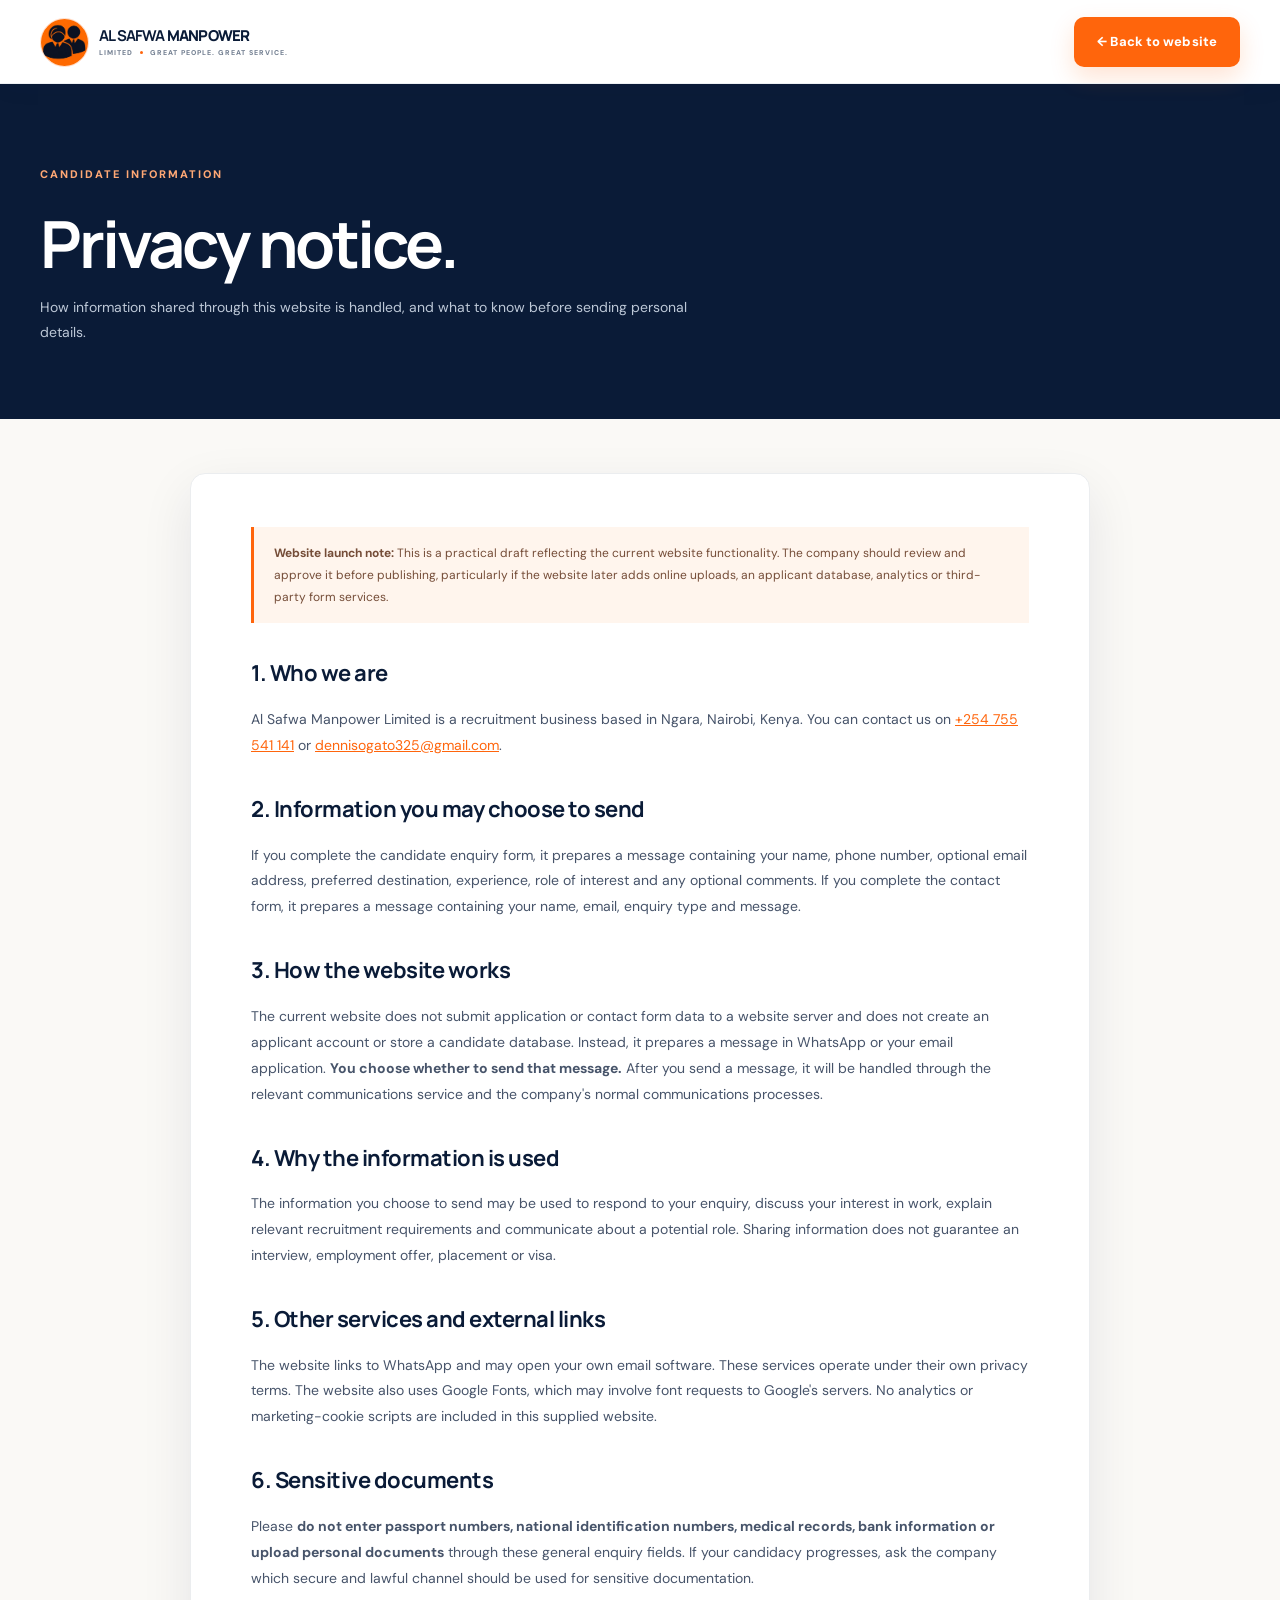
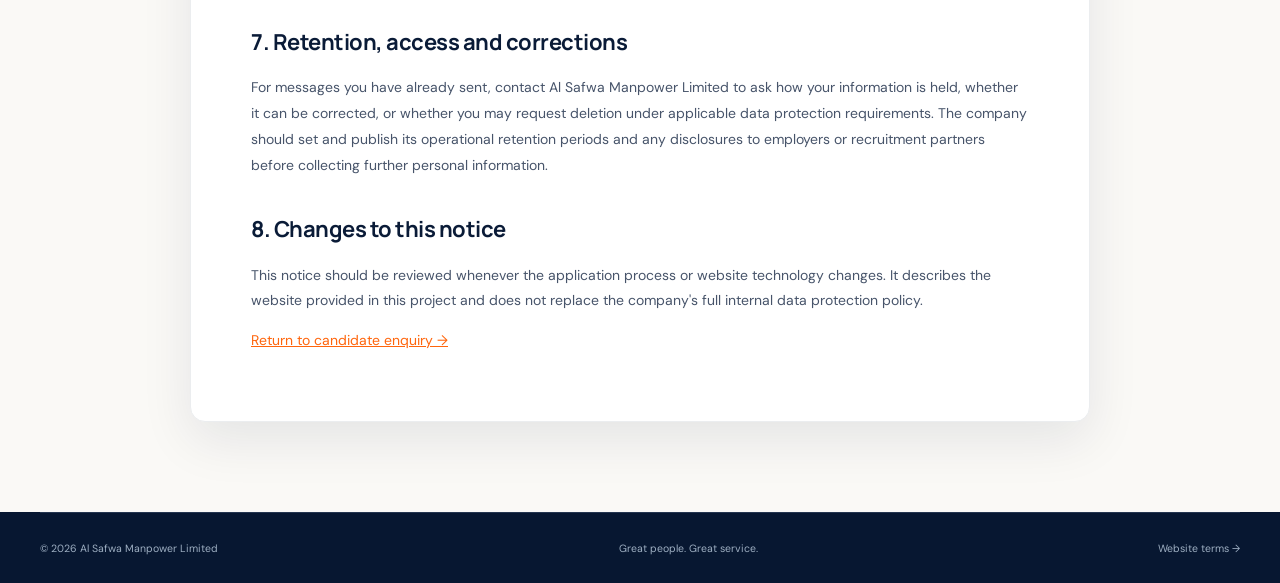
<file: pages/privacy.html>
<!doctype html>
<html lang="en"><head><meta charset="UTF-8"/><meta name="viewport" content="width=device-width, initial-scale=1"/><meta name="theme-color" content="#081a36"/><meta name="robots" content="noindex,follow"/><title>Privacy Notice | Al Safwa Manpower Limited</title><link rel="icon" type="image/png" href="../assets/images/favicon-32.png"/><link rel="preconnect" href="https://fonts.googleapis.com"/><link rel="preconnect" href="https://fonts.gstatic.com" crossorigin/><link href="https://fonts.googleapis.com/css2?family=DM+Sans:wght@400;500;600;700;800&family=Manrope:wght@400;500;600;700;800&display=swap" rel="stylesheet"/><link rel="stylesheet" href="../assets/css/styles.css"/></head><body class="legal-body">
<header class="site-header legal-header"><div class="container nav-wrap"><a class="brand" href="../index.html"><span class="brand-symbol"><img src="../assets/images/al-safwa-mark.webp" width="52" height="52" alt="Al Safwa brand mark"/></span><span class="brand-copy"><strong>AL SAFWA <span>MANPOWER</span></strong><small>LIMITED <i></i> GREAT PEOPLE. GREAT SERVICE.</small></span></a><a class="btn btn-primary" href="../index.html">← Back to website</a></div></header>
<main><section class="legal-hero"><div class="container"><p class="section-kicker">CANDIDATE INFORMATION</p><h1>Privacy notice.</h1><p>How information shared through this website is handled, and what to know before sending personal details.</p></div></section><div class="container"><article class="legal-content"><div class="legal-note"><strong>Website launch note:</strong> This is a practical draft reflecting the current website functionality. The company should review and approve it before publishing, particularly if the website later adds online uploads, an applicant database, analytics or third-party form services.</div>
<h2>1. Who we are</h2><p>Al Safwa Manpower Limited is a recruitment business based in Ngara, Nairobi, Kenya. You can contact us on <a href="tel:+254755541141">+254 755 541 141</a> or <a href="mailto:dennisogato325@gmail.com">dennisogato325@gmail.com</a>.</p>
<h2>2. Information you may choose to send</h2><p>If you complete the candidate enquiry form, it prepares a message containing your name, phone number, optional email address, preferred destination, experience, role of interest and any optional comments. If you complete the contact form, it prepares a message containing your name, email, enquiry type and message.</p>
<h2>3. How the website works</h2><p>The current website does not submit application or contact form data to a website server and does not create an applicant account or store a candidate database. Instead, it prepares a message in WhatsApp or your email application. <strong>You choose whether to send that message.</strong> After you send a message, it will be handled through the relevant communications service and the company's normal communications processes.</p>
<h2>4. Why the information is used</h2><p>The information you choose to send may be used to respond to your enquiry, discuss your interest in work, explain relevant recruitment requirements and communicate about a potential role. Sharing information does not guarantee an interview, employment offer, placement or visa.</p>
<h2>5. Other services and external links</h2><p>The website links to WhatsApp and may open your own email software. These services operate under their own privacy terms. The website also uses Google Fonts, which may involve font requests to Google's servers. No analytics or marketing-cookie scripts are included in this supplied website.</p>
<h2>6. Sensitive documents</h2><p>Please <strong>do not enter passport numbers, national identification numbers, medical records, bank information or upload personal documents</strong> through these general enquiry fields. If your candidacy progresses, ask the company which secure and lawful channel should be used for sensitive documentation.</p>
<h2>7. Retention, access and corrections</h2><p>For messages you have already sent, contact Al Safwa Manpower Limited to ask how your information is held, whether it can be corrected, or whether you may request deletion under applicable data protection requirements. The company should set and publish its operational retention periods and any disclosures to employers or recruitment partners before collecting further personal information.</p>
<h2>8. Changes to this notice</h2><p>This notice should be reviewed whenever the application process or website technology changes. It describes the website provided in this project and does not replace the company's full internal data protection policy.</p>
<p><a href="../index.html#application">Return to candidate enquiry →</a></p></article></div></main>
<footer class="site-footer"><div class="container footer-bottom"><span>© <span id="year">2026</span> Al Safwa Manpower Limited</span><span>Great people. Great service.</span><a href="terms.html">Website terms →</a></div></footer><script>document.getElementById('year').textContent=new Date().getFullYear()</script></body></html>
</file>
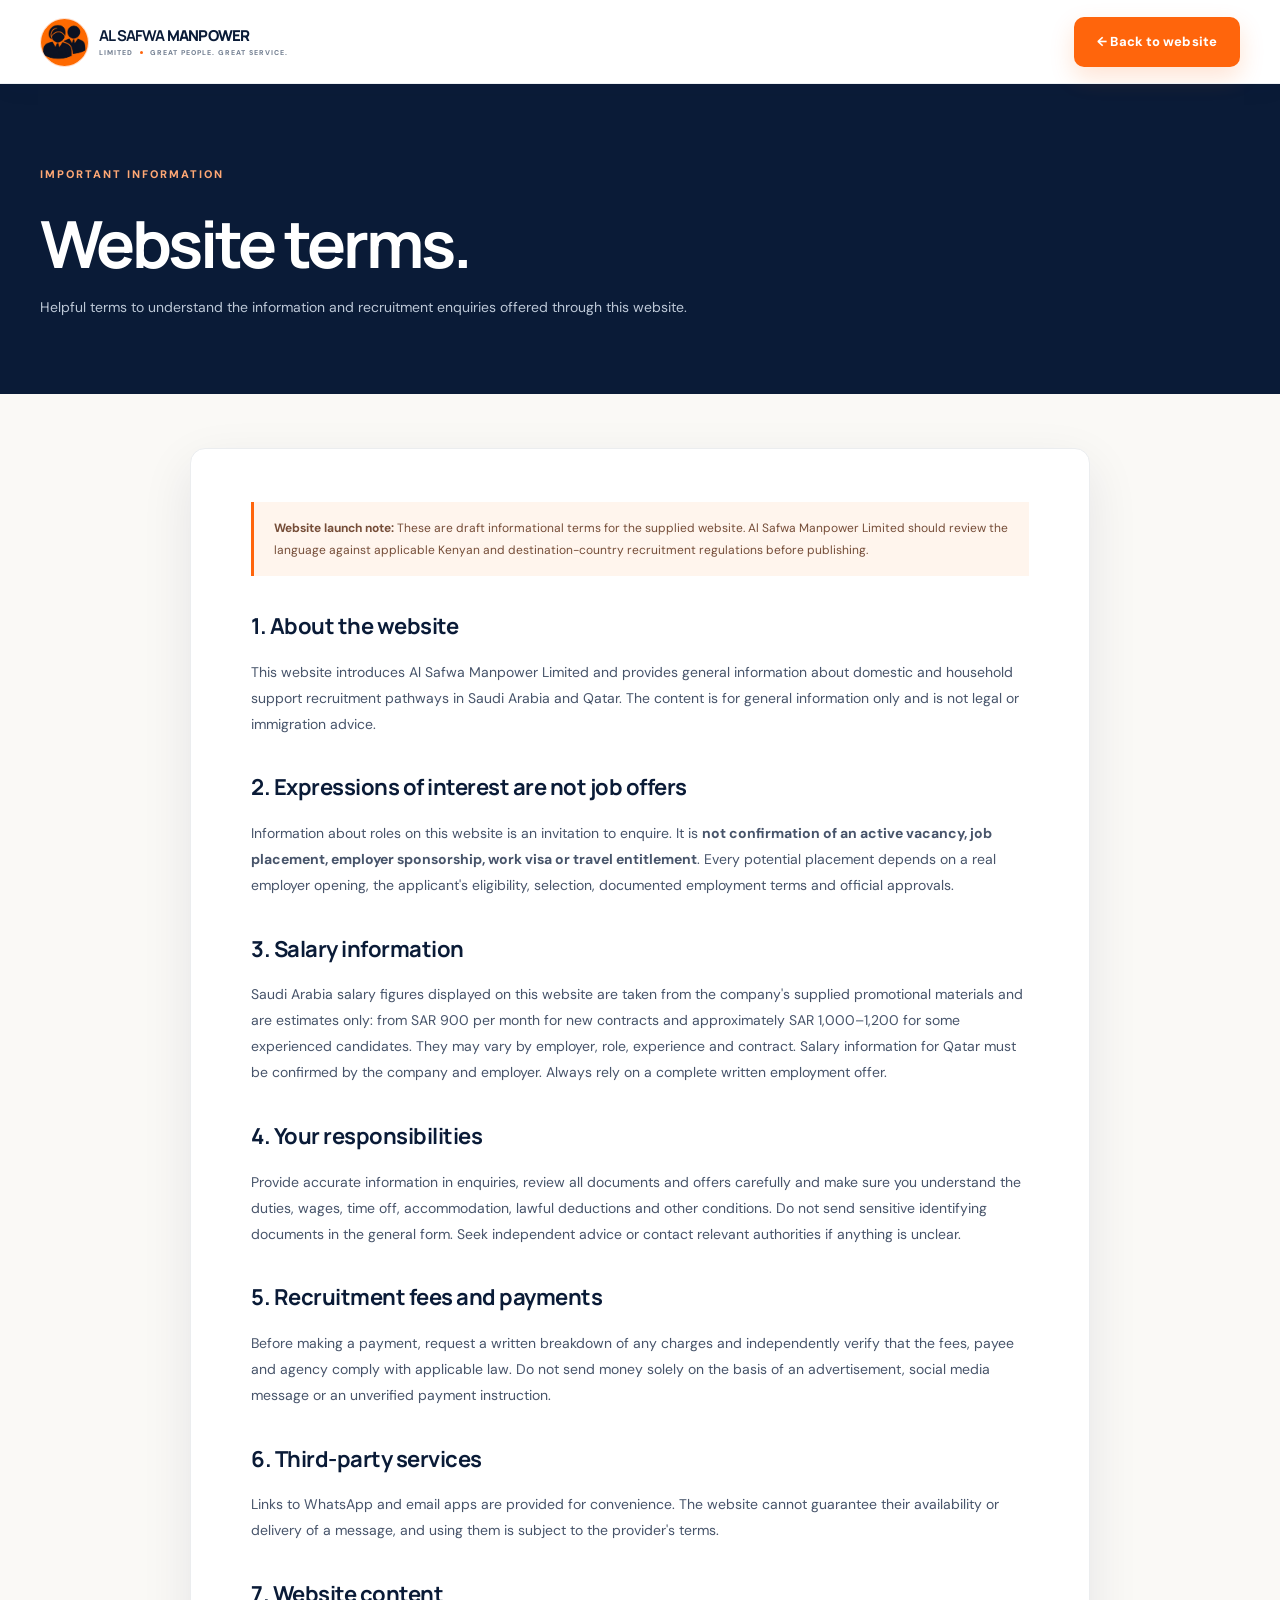
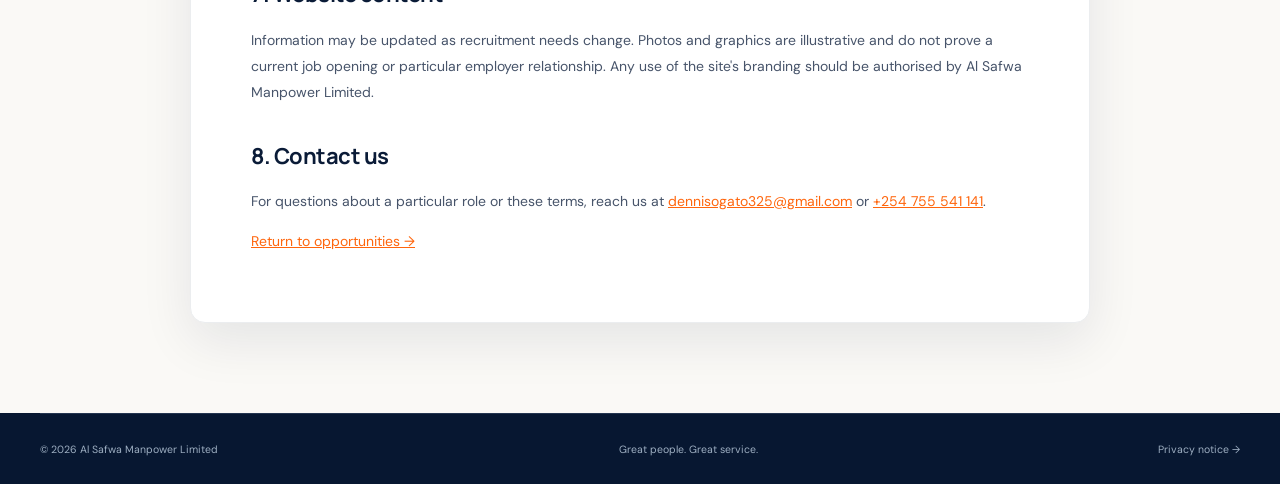
<file: pages/terms.html>
<!doctype html>
<html lang="en"><head><meta charset="UTF-8"/><meta name="viewport" content="width=device-width, initial-scale=1"/><meta name="theme-color" content="#081a36"/><meta name="robots" content="noindex,follow"/><title>Website Terms | Al Safwa Manpower Limited</title><link rel="icon" type="image/png" href="../assets/images/favicon-32.png"/><link rel="preconnect" href="https://fonts.googleapis.com"/><link rel="preconnect" href="https://fonts.gstatic.com" crossorigin/><link href="https://fonts.googleapis.com/css2?family=DM+Sans:wght@400;500;600;700;800&family=Manrope:wght@400;500;600;700;800&display=swap" rel="stylesheet"/><link rel="stylesheet" href="../assets/css/styles.css"/></head><body class="legal-body">
<header class="site-header legal-header"><div class="container nav-wrap"><a class="brand" href="../index.html"><span class="brand-symbol"><img src="../assets/images/al-safwa-mark.webp" width="52" height="52" alt="Al Safwa brand mark"/></span><span class="brand-copy"><strong>AL SAFWA <span>MANPOWER</span></strong><small>LIMITED <i></i> GREAT PEOPLE. GREAT SERVICE.</small></span></a><a class="btn btn-primary" href="../index.html">← Back to website</a></div></header>
<main><section class="legal-hero"><div class="container"><p class="section-kicker">IMPORTANT INFORMATION</p><h1>Website terms.</h1><p>Helpful terms to understand the information and recruitment enquiries offered through this website.</p></div></section><div class="container"><article class="legal-content"><div class="legal-note"><strong>Website launch note:</strong> These are draft informational terms for the supplied website. Al Safwa Manpower Limited should review the language against applicable Kenyan and destination-country recruitment regulations before publishing.</div>
<h2>1. About the website</h2><p>This website introduces Al Safwa Manpower Limited and provides general information about domestic and household support recruitment pathways in Saudi Arabia and Qatar. The content is for general information only and is not legal or immigration advice.</p>
<h2>2. Expressions of interest are not job offers</h2><p>Information about roles on this website is an invitation to enquire. It is <strong>not confirmation of an active vacancy, job placement, employer sponsorship, work visa or travel entitlement</strong>. Every potential placement depends on a real employer opening, the applicant's eligibility, selection, documented employment terms and official approvals.</p>
<h2>3. Salary information</h2><p>Saudi Arabia salary figures displayed on this website are taken from the company's supplied promotional materials and are estimates only: from SAR 900 per month for new contracts and approximately SAR 1,000–1,200 for some experienced candidates. They may vary by employer, role, experience and contract. Salary information for Qatar must be confirmed by the company and employer. Always rely on a complete written employment offer.</p>
<h2>4. Your responsibilities</h2><p>Provide accurate information in enquiries, review all documents and offers carefully and make sure you understand the duties, wages, time off, accommodation, lawful deductions and other conditions. Do not send sensitive identifying documents in the general form. Seek independent advice or contact relevant authorities if anything is unclear.</p>
<h2>5. Recruitment fees and payments</h2><p>Before making a payment, request a written breakdown of any charges and independently verify that the fees, payee and agency comply with applicable law. Do not send money solely on the basis of an advertisement, social media message or an unverified payment instruction.</p>
<h2>6. Third-party services</h2><p>Links to WhatsApp and email apps are provided for convenience. The website cannot guarantee their availability or delivery of a message, and using them is subject to the provider's terms.</p>
<h2>7. Website content</h2><p>Information may be updated as recruitment needs change. Photos and graphics are illustrative and do not prove a current job opening or particular employer relationship. Any use of the site's branding should be authorised by Al Safwa Manpower Limited.</p>
<h2>8. Contact us</h2><p>For questions about a particular role or these terms, reach us at <a href="mailto:dennisogato325@gmail.com">dennisogato325@gmail.com</a> or <a href="tel:+254755541141">+254 755 541 141</a>.</p><p><a href="../index.html#opportunities">Return to opportunities →</a></p></article></div></main>
<footer class="site-footer"><div class="container footer-bottom"><span>© <span id="year">2026</span> Al Safwa Manpower Limited</span><span>Great people. Great service.</span><a href="privacy.html">Privacy notice →</a></div></footer><script>document.getElementById('year').textContent=new Date().getFullYear()</script></body></html>
</file>
<file: assets/css/styles.css>
:root{--navy:#0a1b37;--navy-2:#102747;--ink:#101f36;--muted:#66728a;--orange:#ff650c;--orange-d:#e65300;--cream:#faf8f4;--pale:#fff5ee;--line:#e7e7e8;--white:#fff;--radius:22px;--shadow:0 18px 52px rgba(10,27,55,.09);--font:'DM Sans',Arial,sans-serif;--display:'Manrope',Arial,sans-serif}
*{box-sizing:border-box}html{scroll-behavior:smooth;scroll-padding-top:102px}body{margin:0;background:#fff;color:var(--ink);font-family:var(--font);-webkit-font-smoothing:antialiased}body.menu-open{overflow:hidden}::selection{background:#ffccad;color:var(--navy)}img{max-width:100%;display:block}a{color:inherit;text-decoration:none}button,input,select,textarea{font:inherit}button{cursor:pointer}button:focus-visible,a:focus-visible,input:focus-visible,select:focus-visible,textarea:focus-visible,summary:focus-visible{outline:3px solid #ff9c58;outline-offset:3px}svg.icon{width:20px;height:20px;fill:none;stroke:currentColor;stroke-width:1.75;stroke-linecap:round;stroke-linejoin:round;flex-shrink:0}h1,h2,h3,h4,p{margin-top:0}.svg-sprite{position:absolute;width:0;height:0;overflow:hidden}.container{width:min(1200px,calc(100% - 72px));margin:auto}.section{padding:112px 0}.section-kicker{display:flex;align-items:center;gap:12px;letter-spacing:2px;text-transform:uppercase;font-size:11px;font-weight:800;color:var(--orange);margin-bottom:27px}.section-kicker span{color:var(--orange)}.section-kicker.light{color:#f9ad7c}.section-title{font-family:var(--display);font-size:clamp(37px,4.2vw,57px);line-height:1.16;letter-spacing:-2.9px;font-weight:800;color:var(--navy);margin-bottom:25px}.section-title em{color:var(--orange);font-style:normal}.section-lead{font-size:18px;line-height:1.75;font-weight:600;color:#34425b}.btn{border:0;border-radius:10px;display:inline-flex;align-items:center;justify-content:center;gap:17px;font-size:13px;letter-spacing:.1px;font-weight:800;line-height:1.25;white-space:nowrap;padding:17px 23px;transition:transform .22s,box-shadow .22s,background .22s,color .22s}.btn .icon{width:18px;height:18px}.btn:hover{transform:translateY(-3px)}.btn-primary{background:var(--orange);color:#fff;box-shadow:0 10px 24px rgba(255,101,12,.18)}.btn-primary:hover{background:var(--orange-d);box-shadow:0 14px 27px rgba(255,101,12,.27)}.btn-large{padding:20px 25px}.btn-light{background:#fff;color:var(--navy)}.btn-light:hover{background:#fff2e7}.btn-outline-dark{border:1px solid var(--navy);background:transparent;color:var(--navy)}.btn-outline-dark:hover{background:var(--navy);color:#fff}
/* top bar and navigation */
.topbar{background:var(--navy);color:#e7eaf0}.topbar-inner{height:37px;display:flex;justify-content:space-between;align-items:center;font-size:11px;font-weight:600;letter-spacing:.25px}.topbar-inner>span{display:flex;align-items:center;gap:9px}.live-dot{display:inline-block;width:7px;height:7px;border-radius:100%;background:#ff8844;box-shadow:0 0 0 3px rgba(255,136,68,.13)}.topbar-right{display:flex;align-items:center;gap:19px}.topbar-right a{display:flex;align-items:center;gap:6px;transition:color .2s}.topbar-right a:hover{color:#ffb78b}.topbar-right .icon{width:12px;height:12px}.topbar-separator{width:1px;height:12px;background:#65728b}.site-header{background:#fff;position:sticky;top:0;z-index:100;box-shadow:0 4px 24px rgba(13,35,65,.045)}.site-header:after{content:'';position:absolute;bottom:0;left:0;width:100%;height:1px;background:#edf0f3}.nav-wrap{height:84px;display:flex;align-items:center;justify-content:space-between;gap:25px}.brand{display:inline-flex;align-items:center;gap:10px;flex-shrink:0;min-width:0}.brand-symbol{width:49px;height:49px;border-radius:50%;overflow:hidden;display:flex;align-items:center;justify-content:center;flex-shrink:0;background:#fff;border:1px solid #ffdcc8}.brand-symbol img{width:54px;height:54px;max-width:none;object-fit:cover}.brand-copy{display:flex;flex-direction:column;gap:5px}.brand-copy strong{font-family:var(--display);color:var(--navy);font-size:15px;letter-spacing:-.8px;white-space:nowrap;line-height:1}.brand-copy strong span{font-weight:800}.brand-copy small{font-size:7px;font-weight:800;color:#748092;letter-spacing:1px;white-space:nowrap}.brand-copy small i{display:inline-block;margin:0 4px;width:3px;height:3px;vertical-align:middle;border-radius:50%;background:var(--orange)}.main-nav{display:flex;align-items:center;gap:23px}.nav-link{position:relative;font-size:11.5px;color:#38445b;font-weight:800;padding:14px 0;white-space:nowrap;transition:color .2s}.nav-link:hover,.nav-link.active{color:var(--orange)}.nav-link.active:after{content:'';position:absolute;bottom:6px;left:0;width:15px;height:2px;background:var(--orange);border-radius:3px}.nav-cta{font-size:11px;padding:14px 15px;border-radius:8px}.nav-cta .icon{width:16px;height:16px}.mobile-menu-btn{display:none;border:0;background:#f5f7fa;padding:11px;border-radius:10px;color:var(--navy)}
/* hero */
.hero{position:relative;overflow:hidden;background:linear-gradient(112deg,#faf9f5 0%,#faf9f5 52%,#fff5ed 100%)}.hero-pattern{position:absolute;inset:0;pointer-events:none;background:radial-gradient(#ff8c4930 1px,transparent 1px) 0 0/24px 24px;mask-image:linear-gradient(90deg,transparent 0%,transparent 63%,#000 100%);opacity:.75}.hero-grid{position:relative;display:grid;grid-template-columns:1.13fr .87fr;gap:45px;min-height:672px;align-items:center}.hero-content{padding:74px 0 78px;position:relative;z-index:2}.eyebrow{display:flex;align-items:center;gap:12px;font-size:10.5px;letter-spacing:2.15px;font-weight:800;color:#a25c35;margin-bottom:31px}.eyebrow-line{width:34px;height:3px;background:var(--orange);border-radius:3px}.hero h1{font-family:var(--display);font-weight:800;letter-spacing:-4.9px;line-height:1.105;font-size:clamp(52px,5.15vw,76px);margin:0 0 26px;color:var(--navy)}.heading-outline{color:transparent;-webkit-text-stroke:2px var(--navy)}.accent-script{color:var(--orange);display:inline-block}.hero-lead{font-size:15.5px;line-height:1.9;color:#5f6a7e;max-width:570px;margin-bottom:30px}.hero-lead strong{font-weight:800;color:#263b55}.hero-actions{display:flex;gap:30px;align-items:center;flex-wrap:wrap}.text-link{display:inline-flex;align-items:center;gap:10px;color:var(--navy);font-size:12px;font-weight:800}.text-link:hover .play-round{background:var(--navy);color:#fff}.play-round{display:grid;place-items:center;width:39px;height:39px;border:1px solid #bfc4cd;border-radius:50%;transition:background .2s,color .2s}.play-round .icon{width:16px;height:16px}.hero-points{margin-top:43px;display:flex;gap:25px;flex-wrap:wrap}.hero-points span{display:flex;align-items:center;gap:7px;font-size:11px;font-weight:700;color:#55637b}.hero-points .icon{color:var(--orange);width:15px;height:15px;stroke-width:2.8}.hero-visual{align-self:stretch;position:relative;min-height:610px;display:flex;align-items:flex-end;justify-content:center}.hero-image-frame{position:absolute;top:35px;right:25px;bottom:43px;left:37px;border-radius:48% 48% 43% 43% / 27% 27% 20% 20%;overflow:hidden;box-shadow:10px 16px 45px rgba(12,28,40,.14);background:#e8e4dd}.hero-image-frame:after{content:'';position:absolute;inset:0;background:linear-gradient(to top,rgba(0,24,42,.2),transparent 44%)}.hero-image-frame img{width:100%;height:100%;object-fit:cover;object-position:50% 31%}.hero-swoosh{position:absolute;z-index:1;width:100%;height:89%;right:-1%;top:8%;border:2px solid var(--orange);border-left-color:transparent;border-bottom-color:transparent;border-radius:49% 51% 47% 53% / 32% 32% 30% 30%;transform:rotate(9deg);pointer-events:none}.hero-float-card{position:absolute;z-index:3;left:-32px;bottom:98px;display:flex;align-items:center;gap:15px;border-radius:14px;background:var(--navy);color:#fff;padding:19px 20px;box-shadow:0 15px 35px rgba(10,27,55,.2);min-width:240px}.float-indicator{display:grid;place-items:center;background:var(--orange);width:42px;height:42px;border-radius:12px}.hero-float-card small,.hero-country-tag small{display:block;font-size:9px;letter-spacing:1.3px;font-weight:700;color:#b7c2d1;margin-bottom:5px}.hero-float-card strong{font-family:var(--display);font-size:19px}.float-arrow{margin-left:auto;color:var(--orange)}.hero-country-tag{position:absolute;right:-13px;top:103px;z-index:3;background:#fff;border-radius:12px;display:flex;gap:7px;align-items:center;padding:12px 15px;box-shadow:0 12px 37px rgba(21,38,60,.14)}.hero-country-tag .flag-round{font-size:21px}.hero-country-tag>div{margin-left:3px}.hero-country-tag small{color:#929ca8;font-size:8px;letter-spacing:.6px}.hero-country-tag strong{font-size:11px;color:var(--navy)}.hero-bottom{display:flex;align-items:center;gap:13px;color:#99a0ac;font-size:9px;letter-spacing:2px;font-weight:800;padding-bottom:20px}.scroll-track{height:1px;width:95px;background:#d4d7da}.scroll-track span{display:block;height:2px;width:40%;background:var(--orange)}.hero-bottom>span:last-child{margin-left:auto;color:#53627a}
/* stats bar */
.trust-strip{background:var(--navy)}.trust-grid{display:grid;grid-template-columns:repeat(4,1fr);min-height:122px}.trust-item{display:flex;gap:13px;align-items:center;padding:27px 19px;border-right:1px solid rgba(255,255,255,.1)}.trust-item:first-child{padding-left:0}.trust-item:last-child{border-right:0}.trust-icon{width:39px;height:39px;border-radius:10px;background:rgba(255,101,12,.15);color:#ff9b5d;display:grid;place-items:center;flex-shrink:0}.trust-icon .icon{width:21px;height:21px}.trust-item strong{display:block;color:#fff;font-size:13px;font-weight:800;margin-bottom:4px}.trust-item div>span{font-size:10.7px;color:#afbac9;white-space:normal}
/* About */
.about-grid{display:grid;grid-template-columns:1.03fr .97fr;align-items:center;gap:95px}.about-photos{position:relative;padding:22px 23px 25px 0}.about-photos:before{content:'';position:absolute;border:2px solid var(--orange);border-radius:23px;inset:0 0 0 23px}.about-img{position:relative;z-index:1;height:446px;border-radius:15px;overflow:hidden;background:#e8edf3}.about-img img{width:100%;height:100%;object-fit:cover;object-position:66% 50%}.about-sticker{position:absolute;z-index:3;bottom:-26px;right:-30px;background:#f9eee6;border-radius:13px;box-shadow:var(--shadow);width:210px;padding:17px 20px;display:flex;align-items:center;gap:11px;color:var(--navy);transform:rotate(-4deg)}.about-sticker .icon{color:var(--orange);height:32px;width:32px;stroke-width:1.8}.about-sticker span{font-size:11px;line-height:1.5}.about-sticker strong{font-size:12px}.about-vertical{position:absolute;bottom:34px;left:-35px;font-size:9px;letter-spacing:2.5px;color:#969fae;font-weight:800;writing-mode:vertical-rl;transform:rotate(180deg)}.about-content>p:not(.section-kicker){color:var(--muted);font-size:14px;line-height:1.9}.about-content .section-lead{color:#263954;font-size:17px;line-height:1.8}.about-line{display:flex;align-items:center;gap:15px;padding:19px 0;margin-top:20px;border-top:1px solid #e9eced;border-bottom:1px solid #e9eced;font-size:13px;color:#6c7789;line-height:1.7}.about-line strong{color:var(--navy)}.about-line-icon{width:47px;height:47px;display:grid;place-items:center;border-radius:12px;background:#fff1e8;color:var(--orange)}.inline-arrow{display:inline-flex;gap:12px;align-items:center;color:var(--orange);font-weight:800;font-size:13px;margin-top:28px}.inline-arrow:hover{gap:17px}.inline-arrow .icon{width:18px;height:18px}
/* destination */
.destinations-section{background:var(--navy);position:relative;overflow:hidden}.destinations-section:before{content:'';position:absolute;height:380px;width:380px;border-radius:50%;background:rgba(255,105,15,.065);right:-140px;top:-160px}.two-col-heading{display:flex;align-items:flex-end;justify-content:space-between;gap:60px;margin-bottom:42px}.light-title{color:#fff}.two-col-heading .section-title{margin-bottom:0}.section-heading-description{max-width:360px;color:#abb9c9;font-size:14px;line-height:1.85;margin-bottom:10px}.destination-grid{display:grid;grid-template-columns:1fr 1fr;gap:22px}.destination-card{position:relative;overflow:hidden;min-height:501px;border-radius:18px;padding:32px 35px;isolation:isolate;display:flex;flex-direction:column;justify-content:space-between;transition:transform .25s,box-shadow .25s}.destination-card:hover{transform:translateY(-6px);box-shadow:0 19px 50px rgba(0,0,0,.17)}.saudi-card{background:linear-gradient(135deg,#fff9f3,#fff1e5)}.qatar-card{background:linear-gradient(135deg,#fff,#f6edf0)}.destination-top{display:flex;align-items:center;justify-content:space-between;position:relative;z-index:2}.destination-count{color:#8b7180;letter-spacing:1.9px;font-size:10px;font-weight:800}.destination-flag{border-radius:50%;background:#fff;box-shadow:0 4px 15px #00000015;display:grid;place-items:center;width:54px;height:54px;font-size:34px}.destination-main{position:relative;z-index:2;margin-top:15px;max-width:390px}.destination-pre{font-size:10px;letter-spacing:1.7px;font-weight:800;color:#8e7880;margin-bottom:10px}.destination-main h3{color:var(--navy);font-size:clamp(41px,4.5vw,60px);font-family:var(--display);letter-spacing:-3px;line-height:1.05;margin-bottom:17px}.destination-main h3 span{color:var(--orange)}.qatar-card .destination-main h3 span{color:#962c58}.destination-main>p:not(.destination-pre){color:#6e7888;font-size:13px;line-height:1.75;max-width:375px;margin-bottom:17px}.destination-salary{display:flex;flex-direction:column;padding-left:15px;border-left:3px solid var(--orange);margin:20px 0 23px;gap:2px}.destination-salary span{color:#7f8998;font-size:10px;font-weight:700}.destination-salary strong{font-family:var(--display);font-size:23px;color:var(--navy)}.destination-salary strong small{font-size:12px}.destination-salary>small{font-size:10px;color:#718096}.qatar-salary{border-color:#962c58}.destination-link{border-bottom:1px solid #9cabb7;color:var(--navy);padding-bottom:12px;font-size:13px;font-weight:800;display:flex;align-items:center;justify-content:space-between;max-width:242px;transition:gap .2s}.destination-link:hover{color:var(--orange)}.destination-link .icon{width:19px;height:19px}.destination-abstract{position:absolute;z-index:0;font-weight:800;font-family:var(--display);font-size:280px;letter-spacing:-30px;opacity:.04;right:-48px;top:94px;pointer-events:none}
/* opportunities */
.opportunities-section{background:#fafbf9}.opportunities-heading{display:flex;justify-content:space-between;align-items:flex-end;gap:30px}.opportunities-heading p:last-child{max-width:405px;font-size:13px;line-height:1.85;color:#667285}.filter-row{display:flex;flex-wrap:wrap;gap:10px;margin:20px 0 29px}.filter-pill{border:1px solid #e3e6e8;background:#fff;color:#5b6679;padding:12px 20px;border-radius:100px;font-weight:800;font-size:12px;transition:background .2s,color .2s,border .2s}.filter-pill span{font-size:10px;margin-left:7px;opacity:.7}.filter-pill:hover,.filter-pill.is-active{background:var(--navy);border-color:var(--navy);color:#fff}.opportunities-grid{display:grid;grid-template-columns:repeat(2,1fr);gap:19px}.opportunity-card{background:#fff;border:1px solid #e8eaec;border-radius:14px;min-height:292px;padding:25px;display:flex;flex-direction:column;gap:22px;justify-content:space-between;transition:transform .2s,box-shadow .2s,border-color .2s}.opportunity-card:hover{transform:translateY(-4px);box-shadow:var(--shadow);border-color:#ffc4a0}.opportunity-card[hidden]{display:none}.opportunity-card-top{display:flex;justify-content:space-between;align-items:flex-start}.opportunity-icon{display:grid;place-items:center;width:49px;height:49px;border-radius:12px;color:var(--orange);background:#fff1e8}.opportunity-icon .icon{width:23px;height:23px}.opportunity-label{color:#758095;background:#f5f6f8;border-radius:100px;padding:8px 11px;font-weight:800;font-size:9px;letter-spacing:1px}.opportunity-card h3{color:var(--navy);font-family:var(--display);font-size:20px;letter-spacing:-.6px;margin-bottom:10px}.opportunity-card p{font-size:12.5px;color:#778195;line-height:1.75;max-width:395px;margin-bottom:0}.opportunity-details{display:flex;gap:20px;flex-wrap:wrap;border-bottom:1px solid #eceef1;padding-bottom:18px}.opportunity-details span{display:flex;gap:7px;align-items:center;font-size:11px;color:#748096}.opportunity-details .icon{width:14px;height:14px;color:var(--orange)}.opportunity-footer{display:flex;align-items:center;justify-content:space-between}.opportunity-footer small{display:block;color:#7e899b;font-size:10px;margin-bottom:4px}.opportunity-footer strong{font-size:16px;font-weight:800;color:var(--navy)}.card-arrow{border:0;background:var(--orange);color:#fff;display:grid;place-items:center;width:40px;height:40px;border-radius:10px;transition:transform .2s,background .2s}.card-arrow:hover{transform:rotate(45deg);background:var(--navy)}.opportunities-footnote{display:flex;gap:11px;align-items:flex-start;color:#69768a;font-size:11px;line-height:1.75;background:#f1f3f4;border-radius:9px;padding:16px 20px;margin:22px 0 0}.opportunities-footnote .icon{width:17px;height:17px;color:var(--orange)}
/* benefits */
.value-section{background:#fff}.center-heading{text-align:center}.center-heading .section-kicker{justify-content:center}.center-heading>p:last-child{color:#737e91;font-size:14px}.center-heading .section-title{margin-bottom:12px}.values-grid{display:grid;grid-template-columns:repeat(4,1fr);gap:16px;margin-top:45px}.value-card{position:relative;overflow:hidden;border:1px solid #e9eaed;border-radius:14px;padding:33px 24px 50px;min-height:257px;transition:background .2s,transform .2s}.value-card:hover{background:#fff7f2;transform:translateY(-5px)}.value-icon{width:55px;height:55px;border-radius:14px;background:#fff0e6;color:var(--orange);display:grid;place-items:center;margin-bottom:25px}.value-icon .icon{width:27px;height:27px}.value-card h3{font-size:15px;color:var(--navy);font-family:var(--display);letter-spacing:-.2px;margin-bottom:12px}.value-card p{color:#737e8e;font-size:12px;line-height:1.8}.value-index{position:absolute;bottom:15px;right:22px;font-family:var(--display);font-size:37px;letter-spacing:-3px;color:#f0f1f3;font-weight:800}
/* steps */
.process-section{background:#0b1d3c;position:relative;overflow:hidden}.process-section:before{content:'';width:500px;height:500px;border:1px solid rgba(255,255,255,.05);border-radius:50%;position:absolute;top:-250px;right:-20px;box-shadow:0 0 0 110px rgba(255,255,255,.015)}.process-heading{display:flex;justify-content:space-between;align-items:flex-end;gap:30px}.process-heading p:last-child{color:#a7b5c8;max-width:415px;line-height:1.85;font-size:13px}.steps-grid{display:grid;grid-template-columns:repeat(5,1fr);margin-top:55px;position:relative}.steps-grid:before{content:'';position:absolute;left:2%;right:2%;top:37px;height:1px;background:rgba(255,255,255,.18)}.step{position:relative;padding:0 18px}.step:first-child{padding-left:0}.step:last-child{padding-right:0}.step-top{position:relative;z-index:2;display:flex;align-items:center;justify-content:space-between;height:74px;margin-bottom:22px}.step-top span{display:grid;place-items:center;border:1px solid rgba(255,255,255,.4);border-radius:50%;background:#0b1d3c;color:#fff;width:74px;height:74px;font-size:21px;font-weight:800;font-family:var(--display);transition:background .2s}.step:hover .step-top span{background:var(--orange);border-color:var(--orange)}.step-top>.icon{color:var(--orange);width:21px;height:21px;margin-right:12px}.step h3{color:#fff;font-size:16px;font-family:var(--display);margin-bottom:10px}.step p{color:#abb8c9;font-size:12px;line-height:1.8}.process-bottom{border-top:1px solid rgba(255,255,255,.15);margin-top:43px;padding-top:26px;display:flex;align-items:center;justify-content:space-between}.process-bottom>span{display:flex;gap:10px;color:#b9c6d6;font-size:12px;align-items:center}.process-bottom>span .icon{color:#ff9757;width:18px;height:18px}
/* application */
.apply-section{background:var(--cream)}.apply-grid{display:grid;grid-template-columns:.9fr 1.1fr;gap:77px;align-items:start}.apply-copy .section-lead{max-width:425px;color:#526078;font-size:15px;font-weight:500}.application-benefits{margin:27px 0 38px;display:grid;gap:13px}.application-benefits span{display:flex;gap:10px;align-items:center;color:#43516a;font-weight:700;font-size:12px}.application-benefits .icon{color:var(--orange);width:17px;height:17px;stroke-width:2.5}.apply-photo{height:287px;max-width:430px;position:relative;border-radius:17px;overflow:hidden;background:#e4ebf0}.apply-photo img{width:100%;height:100%;object-fit:cover;object-position:50% 17%}.apply-photo:after{content:'';position:absolute;inset:0;background:linear-gradient(0deg,rgba(8,25,50,.8),transparent 68%)}.apply-photo-quote{position:absolute;z-index:2;bottom:23px;left:25px;color:#fff;display:flex;flex-direction:column;gap:6px}.apply-photo-quote span{font-weight:800;font-family:var(--display);font-size:20px;letter-spacing:-.6px}.apply-photo-quote small{font-size:9px;letter-spacing:1.3px;color:#f9b389}.form-panel{padding:38px;background:#fff;border:1px solid #e8e9eb;border-radius:20px;box-shadow:0 21px 75px rgba(32,40,53,.07)}.form-panel-heading{margin-bottom:24px}.form-step{display:block;font-size:9px;font-weight:800;letter-spacing:2px;color:var(--orange);margin-bottom:13px}.form-step span{margin:0 7px;color:#aeb5bd}.form-panel-heading h3{font-size:27px;font-weight:800;font-family:var(--display);color:var(--navy);letter-spacing:-1px;margin-bottom:4px}.form-panel-heading p,.contact-form-box>p{color:#8a94a3;font-size:12px;margin-bottom:0}.form-field{display:flex;flex-direction:column;gap:8px;margin-bottom:17px;min-width:0}.form-field label{font-size:11.5px;color:#334058;font-weight:800}.form-field label span,.check-row strong{color:var(--orange)}.form-field label small{color:#98a2b0;font-weight:500}.form-field input,.form-field select,.form-field textarea{width:100%;border:1px solid #e0e4e9;border-radius:8px;background:#fff;color:#25354e;padding:13px 14px;outline:none;min-height:45px;transition:border-color .15s,box-shadow .15s;font-size:12px}.form-field input::placeholder,.form-field textarea::placeholder{color:#a3acb8}.form-field input:focus,.form-field select:focus,.form-field textarea:focus{border-color:var(--orange);box-shadow:0 0 0 3px rgba(255,101,12,.08)}.form-field textarea{resize:vertical;min-height:90px}.form-field select{appearance:none;background-image:url("data:image/svg+xml,%3Csvg xmlns='http://www.w3.org/2000/svg' width='14' height='14' fill='none' stroke='%23667180' stroke-width='2'%3E%3Cpath d='m2 5 5 5 5-5'/%3E%3C/svg%3E");background-position:right 15px center;background-repeat:no-repeat;padding-right:35px}.form-two{display:grid;grid-template-columns:1fr 1fr;gap:14px}.check-row{display:flex;gap:12px;align-items:flex-start;font-size:10.5px;line-height:1.7;color:#637083;cursor:pointer}.check-row input{accent-color:var(--orange);width:17px;height:17px;flex-shrink:0;margin:1px 0 0}.check-row a{color:var(--orange);text-decoration:underline;font-weight:800}.form-error{display:none;background:#fff0f0;color:#b42318;padding:10px 12px;border-radius:8px;font-size:11px;font-weight:700;margin:13px 0}.form-error:not(:empty){display:block}.submit-btn{width:100%;margin-top:22px;padding:17px 22px;justify-content:space-between}.form-note{display:flex;align-items:flex-start;gap:9px;font-size:10.5px;color:#8893a1;line-height:1.65;margin:16px 0 0}.form-note .icon{width:17px;height:17px;flex-shrink:0;color:#5b946a}.email-alternative{margin-top:17px;padding:0;border:0;background:none;color:var(--navy);font-size:11px;font-weight:800;text-decoration:underline;text-underline-offset:3px;display:flex;gap:8px;align-items:center}.email-alternative .icon{width:14px;height:14px}.email-alternative:hover{color:var(--orange)}
/* safety */
.safety-section{background:#fff2e9;padding:35px 0}.safety-wrap{display:flex;align-items:center;justify-content:space-between;gap:35px}.safety-intro{display:flex;align-items:center;gap:22px;max-width:730px}.safety-symbol{width:69px;height:69px;border-radius:17px;background:#ffe1cb;display:grid;place-items:center;color:var(--orange);flex-shrink:0}.safety-symbol .icon{width:32px;height:32px}.safety-intro .section-kicker{margin-bottom:8px;font-size:9px}.safety-intro h2{font-family:var(--display);color:var(--navy);font-size:23px;letter-spacing:-.7px;margin-bottom:7px}.safety-intro p:last-child{font-size:11.5px;line-height:1.75;color:#667282;margin-bottom:0}.safety-wrap .btn{flex-shrink:0}
/* faq */
.faq-section{background:#fff}.faq-grid{display:grid;grid-template-columns:.75fr 1.25fr;gap:100px}.faq-left>p:not(.section-kicker){color:#728095;font-size:14px;line-height:1.85;max-width:310px}.faq-contact{display:flex;gap:14px;align-items:flex-start;background:#fff6ef;padding:25px;border-radius:12px;margin-top:34px;max-width:340px}.faq-contact>.icon{color:var(--orange);width:23px;height:23px;margin-top:2px}.faq-contact strong,.faq-contact span,.faq-contact a{display:block}.faq-contact strong{color:var(--navy);font-size:13px;margin-bottom:6px}.faq-contact span{color:#858f9e;font-size:11px;margin-bottom:14px}.faq-contact a{color:var(--orange);font-size:11px;font-weight:800}.faq-contact a .icon{width:14px;height:14px;vertical-align:middle;margin-left:3px}.faq-list{border-top:1px solid #e8eaed}.faq-list details{border-bottom:1px solid #e8eaed}.faq-list summary{list-style:none;display:flex;align-items:center;justify-content:space-between;gap:20px;cursor:pointer;font-size:14px;font-weight:800;color:var(--navy);padding:24px 0;line-height:1.5}.faq-list summary::-webkit-details-marker{display:none}.faq-toggle{color:var(--orange);background:#fff0e7;width:28px;height:28px;display:grid;place-items:center;flex-shrink:0;border-radius:50%;font-size:20px;font-weight:400;transition:transform .2s}.faq-list details[open] .faq-toggle{transform:rotate(45deg);background:var(--orange);color:#fff}.faq-answer{padding:0 35px 23px 0;color:#748094;font-size:12.5px;line-height:1.85}
/* employer CTA */
.employer-section{padding:0 0 95px}.employer-panel{background:var(--orange);min-height:207px;border-radius:17px;color:#fff;display:flex;align-items:center;justify-content:space-between;gap:30px;padding:41px 53px;position:relative;overflow:hidden}.employer-panel>*:not(.employer-sheen){position:relative;z-index:1}.employer-panel p{font-size:10px;letter-spacing:2px;font-weight:800;margin-bottom:13px;color:#ffe2cc}.employer-panel h2{font-family:var(--display);font-size:27px;line-height:1.24;letter-spacing:-.9px;margin-bottom:11px}.employer-panel span{font-size:12px;color:#ffeadb}.employer-panel .btn{flex-shrink:0}.employer-sheen{position:absolute;height:350px;width:350px;border:1px solid rgba(255,255,255,.25);border-radius:50%;right:-50px;top:-150px;box-shadow:0 0 0 65px rgba(255,255,255,.04),0 0 0 130px rgba(255,255,255,.04)}
/* contact */
.contact-section{background:var(--cream);padding-top:100px}.contact-grid{display:grid;grid-template-columns:.98fr 1.02fr;gap:100px}.contact-content>p:not(.section-kicker){color:#738096;font-size:14px;line-height:1.85;max-width:395px}.contact-methods{display:grid;margin-top:37px;gap:13px}.contact-method{display:flex;align-items:center;gap:16px;background:#fff;padding:16px 18px;border:1px solid #eaebed;border-radius:11px;transition:border-color .2s,transform .2s}.contact-method:not(.address-method):hover{border-color:#ffb27e;transform:translateX(4px)}.contact-method>span:first-child{width:43px;height:43px;flex-shrink:0;border-radius:11px;background:#fff0e6;display:grid;place-items:center;color:var(--orange)}.contact-method>div{min-width:0;flex:1}.contact-method small{display:block;font-size:9px;font-weight:800;color:#9ca5b3;letter-spacing:1.1px;margin-bottom:5px}.contact-method strong{display:block;color:var(--navy);font-size:13px;overflow-wrap:anywhere}.contact-method>.icon{width:16px;height:16px;color:var(--orange)}.contact-method p{font-size:10px;color:#8a94a3;margin:5px 0 0}.contact-form-box{background:#fff;padding:35px 38px;border-radius:15px;box-shadow:var(--shadow);border:1px solid #eff0f2}.contact-form-icon{display:grid;place-items:center;width:48px;height:48px;color:var(--orange);background:#ffefe5;border-radius:12px;margin-bottom:21px}.contact-form-box h3{font-family:var(--display);font-size:24px;color:var(--navy);letter-spacing:-.6px;margin-bottom:8px}.contact-form-box>p{margin-bottom:25px}.contact-form-box .form-field{margin-bottom:15px}.contact-form-note{display:block;font-size:10px;color:#9fa7b3;text-align:center;margin-top:12px}
/* footer */
.site-footer{background:#071731;color:#fff}.footer-main{display:grid;grid-template-columns:2fr .82fr .85fr 1.2fr;gap:45px;padding:74px 0 61px}.footer-brand .brand-symbol{background:#fff}.footer-brand .brand-copy strong{color:#fff}.footer-brand .brand-copy small{color:#b2c0d1}.footer-brand-col>p{max-width:300px;color:#adbbca;font-size:12px;line-height:1.9;margin:26px 0 17px}.footer-social{width:37px;height:37px;display:grid;place-items:center;border:1px solid #3d4b65;border-radius:8px;color:#fff;transition:background .2s}.footer-social:hover{background:var(--orange)}.footer-links h4,.footer-contact h4{font-size:13px;font-weight:800;margin-bottom:23px}.footer-links a,.footer-contact>a,.footer-contact>span{display:block;font-size:12px;color:#b2bdcb;margin-bottom:14px;overflow-wrap:anywhere}.footer-links a:hover,.footer-contact>a:hover{color:#ff995a}.footer-contact p{font-size:12px;color:#b2bdcb;margin-top:-13px;margin-bottom:19px}.footer-bottom{border-top:1px solid #243550;min-height:71px;display:flex;align-items:center;justify-content:space-between;gap:18px;color:#9eafc2;font-size:10.5px}.footer-bottom a:hover{color:#ff9758}.floating-whatsapp{position:fixed;z-index:95;right:26px;bottom:25px;display:flex;align-items:center;gap:9px;border-radius:99px;background:#19a85d;color:#fff;padding:12px 17px;box-shadow:0 6px 24px #15a35e66;font-size:12px;font-weight:800;transition:transform .2s}.floating-whatsapp:hover{transform:translateY(-4px)}.floating-whatsapp .icon{width:22px;height:22px}.toast{display:none;position:fixed;z-index:200;bottom:25px;left:50%;transform:translateX(-50%);background:#081a36;color:#fff;box-shadow:0 12px 30px #0004;border-radius:10px;padding:12px 20px;font-size:12px;text-align:center}.toast.is-visible{display:block}
/* legal pages */
.legal-body{background:#faf9f6}.legal-header{position:relative}.legal-hero{padding:83px 0 60px;background:var(--navy);color:#fff}.legal-hero .section-kicker{color:#ffa875}.legal-hero h1{font-size:clamp(39px,6vw,65px);font-family:var(--display);line-height:1.1;letter-spacing:-3px;margin-bottom:15px}.legal-hero p:last-child{color:#bdc8d7;font-size:14px;max-width:650px;line-height:1.8}.legal-content{max-width:900px;background:#fff;border-radius:15px;border:1px solid #ebedef;box-shadow:var(--shadow);padding:53px 60px;margin:54px auto 90px;color:#47546a;font-size:14px;line-height:1.85}.legal-content h2{font-family:var(--display);font-size:22px;letter-spacing:-.5px;margin:30px 0 13px;color:var(--navy)}.legal-content h2:first-child{margin-top:0}.legal-content li{margin-bottom:7px}.legal-content a{color:var(--orange);text-decoration:underline}.legal-note{border-left:3px solid var(--orange);padding:15px 20px;background:#fff5ed;font-size:12px;color:#754d38;margin-bottom:30px}
/* transitions */
[data-reveal]{opacity:1;transform:translateY(12px);transition:transform .65s ease}[data-reveal].revealed{opacity:1;transform:translateY(0)}
/* responsive */
@media(max-width:1200px){.container{width:min(1120px,calc(100% - 60px))}.main-nav{gap:15px}.nav-link{font-size:10.5px}.brand-copy strong{font-size:13px}.brand-copy small{font-size:6px;letter-spacing:.8px}.hero h1{font-size:clamp(48px,5vw,69px)}.hero-grid{gap:15px}.about-grid{gap:67px}.faq-grid,.contact-grid{gap:60px}}
@media(max-width:1000px){.container{width:calc(100% - 54px)}.nav-wrap{height:75px}.main-nav{position:fixed;z-index:100;top:75px;right:0;bottom:0;width:min(400px,100%);background:#fff;box-shadow:-25px 15px 60px #0b1a342e;display:flex;flex-direction:column;align-items:stretch;padding:30px;gap:5px;transform:translateX(104%);visibility:hidden;transition:transform .3s,visibility .3s;overflow:auto}.main-nav.is-open{visibility:visible;transform:translateX(0)}.nav-link{font-size:14px;padding:14px 12px;border-bottom:1px solid #f1f2f3}.nav-link.active:after{display:none}.nav-cta{margin-top:20px;font-size:13px}.mobile-menu-btn{display:grid;place-items:center}.mobile-menu-btn .icon{width:23px;height:23px}.hero-grid{grid-template-columns:1.05fr .95fr;min-height:600px}.hero-content{padding:60px 0}.hero h1{font-size:clamp(43px,5.1vw,60px);letter-spacing:-3.3px}.hero-image-frame{left:20px;right:0}.hero-visual{min-height:540px}.hero-country-tag{right:-4px;top:70px}.hero-float-card{left:-20px;bottom:75px}.hero-points{gap:12px}.trust-grid{grid-template-columns:repeat(2,1fr)}.trust-item{border-bottom:1px solid #ffffff1a}.trust-item:nth-child(2){border-right:0}.trust-item:nth-child(3),.trust-item:nth-child(4){border-bottom:0}.trust-item:nth-child(3){padding-left:0}.about-grid{gap:35px}.about-img{height:365px}.about-sticker{right:-5px}.section{padding:85px 0}.value-card{padding:27px 19px 45px}.values-grid{gap:12px}.steps-grid{grid-template-columns:repeat(3,1fr);row-gap:40px}.steps-grid:before{display:none}.step:nth-child(4){padding-left:0}.step-top{margin-bottom:12px}.apply-grid{gap:35px}.form-panel{padding:27px}.faq-grid,.contact-grid{gap:35px}.footer-main{grid-template-columns:1.5fr 1fr 1fr;gap:30px}.footer-contact{grid-column:1/-1;border-top:1px solid #243550;padding-top:26px}.footer-contact p{margin-top:0}}
@media(max-width:720px){html{scroll-padding-top:75px}.container{width:calc(100% - 38px)}.topbar-inner{height:32px;font-size:10px}.topbar-right>span{display:none}.topbar-right{gap:0}.nav-wrap{height:70px}.main-nav{top:70px}.brand-symbol{width:42px;height:42px}.brand-symbol img{width:47px;height:47px}.brand-copy strong{font-size:12.3px}.brand-copy small{font-size:6px;letter-spacing:.65px}.hero-grid{display:flex;flex-direction:column;align-items:stretch;gap:0;min-height:auto}.hero-content{padding:67px 0 35px}.hero h1{font-size:clamp(44px,9vw,70px);line-height:1.1;letter-spacing:-3px}.hero-lead{font-size:14px;max-width:580px}.hero-points{margin-top:25px}.hero-visual{height:540px;min-height:auto;width:min(500px,100%);margin:0 auto}.hero-image-frame{top:21px;bottom:20px;left:15%;right:8%}.hero-swoosh{width:88%;right:5%;top:1%;height:93%}.hero-float-card{left:0;bottom:61px}.hero-country-tag{top:65px;right:0}.hero-bottom{padding:10px 0 18px}.trust-grid{grid-template-columns:repeat(2,1fr)}.trust-item{padding:22px 9px;gap:8px}.trust-item:first-child,.trust-item:nth-child(3){padding-left:0}.trust-item strong{font-size:11.5px}.trust-item div>span{font-size:9.5px}.trust-icon{width:34px;height:34px}.section{padding:74px 0}.section-title{font-size:clamp(34px,8vw,49px);letter-spacing:-2px}.section-kicker{margin-bottom:20px}.about-grid{grid-template-columns:1fr;gap:50px}.about-photos{max-width:600px;margin:0 auto;width:100%}.about-img{height:320px}.about-img img{object-position:70% 50%}.about-sticker{bottom:-20px;right:8px}.about-content{max-width:600px}.two-col-heading,.opportunities-heading,.process-heading{display:block}.section-heading-description,.opportunities-heading p:last-child,.process-heading p:last-child{margin-top:20px;max-width:570px}.destination-grid,.opportunities-grid{grid-template-columns:1fr}.destination-card{min-height:455px}.destination-abstract{top:45px}.values-grid{grid-template-columns:repeat(2,1fr)}.value-card{min-height:234px}.steps-grid{grid-template-columns:repeat(2,1fr)}.step{padding:0 9px}.step:nth-child(3),.step:nth-child(5){padding-left:0}.step:nth-child(4){padding-left:9px}.process-bottom{gap:20px;flex-wrap:wrap}.apply-grid{grid-template-columns:1fr;gap:35px}.apply-photo{display:none}.apply-copy .section-lead{max-width:590px}.application-benefits{margin-bottom:0;grid-template-columns:repeat(2,1fr)}.safety-wrap,.safety-intro{align-items:flex-start}.safety-wrap{flex-wrap:wrap}.faq-grid,.contact-grid{grid-template-columns:1fr;gap:40px}.faq-contact{max-width:100%}.employer-panel{padding:35px;flex-direction:column;align-items:flex-start}.employer-panel h2{font-size:25px}.contact-section{padding-top:75px}.footer-main{grid-template-columns:repeat(2,1fr);gap:33px;padding:60px 0 38px}.footer-brand-col{grid-column:1/-1}.footer-contact{grid-column:1/-1}.footer-bottom{flex-wrap:wrap;padding:22px 0;gap:12px}.legal-content{padding:30px 25px;margin-top:30px}.legal-hero{padding:66px 0 45px}}
@media(max-width:460px){.container{width:calc(100% - 30px)}.topbar-inner>span{letter-spacing:0;font-size:9px}.topbar-right a{font-size:10px}.brand{gap:6px}.brand-symbol{width:36px;height:36px}.brand-symbol img{width:42px;height:42px}.brand-copy strong{font-size:10.8px}.brand-copy small{font-size:5.3px;letter-spacing:.35px}.hero-content{padding:57px 0 27px}.eyebrow{font-size:9px;letter-spacing:1.2px}.hero h1{font-size:clamp(42px,10.2vw,53px);letter-spacing:-2.8px}.heading-outline{-webkit-text-stroke:1.4px var(--navy)}.hero-actions{gap:20px}.hero-actions .btn{font-size:11px;padding:16px}.text-link{font-size:11px}.hero-points{display:grid;gap:9px}.hero-visual{height:475px}.hero-image-frame{left:13%;right:5%;top:15px;bottom:20px}.hero-country-tag{top:40px;padding:9px;gap:2px}.hero-country-tag .flag-round{font-size:18px}.hero-country-tag strong{font-size:9px}.hero-country-tag small{font-size:7px}.hero-float-card{left:0;bottom:35px;padding:12px;gap:10px;min-width:190px}.float-indicator{width:37px;height:37px}.hero-float-card strong{font-size:15px}.hero-float-card small{font-size:7px}.hero-bottom{display:none}.trust-item{padding:20px 7px}.trust-icon{display:none}.trust-item strong{font-size:11px}.trust-item div>span{font-size:9px}.about-img{height:260px}.about-sticker{right:0;width:176px;padding:11px}.destination-card{min-height:461px;padding:25px}.destination-main h3{font-size:45px}.destination-abstract{font-size:210px}.opportunity-card{padding:20px;min-height:270px}.opportunity-details{gap:11px}.opportunity-card h3{font-size:18px}.opportunities-heading p:last-child{font-size:12px}.values-grid{gap:10px}.value-card{padding:19px 16px 30px;min-height:247px}.value-card h3{font-size:13px}.value-card p{font-size:11px}.value-icon{width:46px;height:46px;margin-bottom:19px}.value-icon .icon{width:22px;height:22px}.step{padding-right:6px}.step h3{font-size:14px}.step p{font-size:11px}.step-top span{width:58px;height:58px;font-size:17px}.step-top{height:58px}.step-top .icon{width:17px;height:17px;margin-right:0}.process-bottom .btn{width:100%}.application-benefits{grid-template-columns:1fr}.form-panel{padding:23px 18px}.form-two{grid-template-columns:1fr;gap:0}.safety-symbol{width:51px;height:51px}.safety-symbol .icon{width:26px;height:26px}.safety-intro{gap:12px}.safety-intro h2{font-size:20px}.safety-wrap .btn{width:100%}.faq-list summary{font-size:12.5px}.employer-panel{padding:27px}.employer-panel h2{font-size:22px}.contact-form-box{padding:24px 19px}.footer-main{gap:25px}.footer-brand .brand-copy strong{font-size:12px}.footer-brand .brand-copy small{font-size:5.8px}.floating-whatsapp{padding:14px;bottom:16px;right:16px}.floating-whatsapp span{display:none}.footer-bottom{padding-right:65px}}
@media(prefers-reduced-motion:reduce){html{scroll-behavior:auto}*,*:before,*:after{animation-duration:.01ms!important;transition-duration:.01ms!important}[data-reveal]{opacity:1;transform:none}}
</file>
